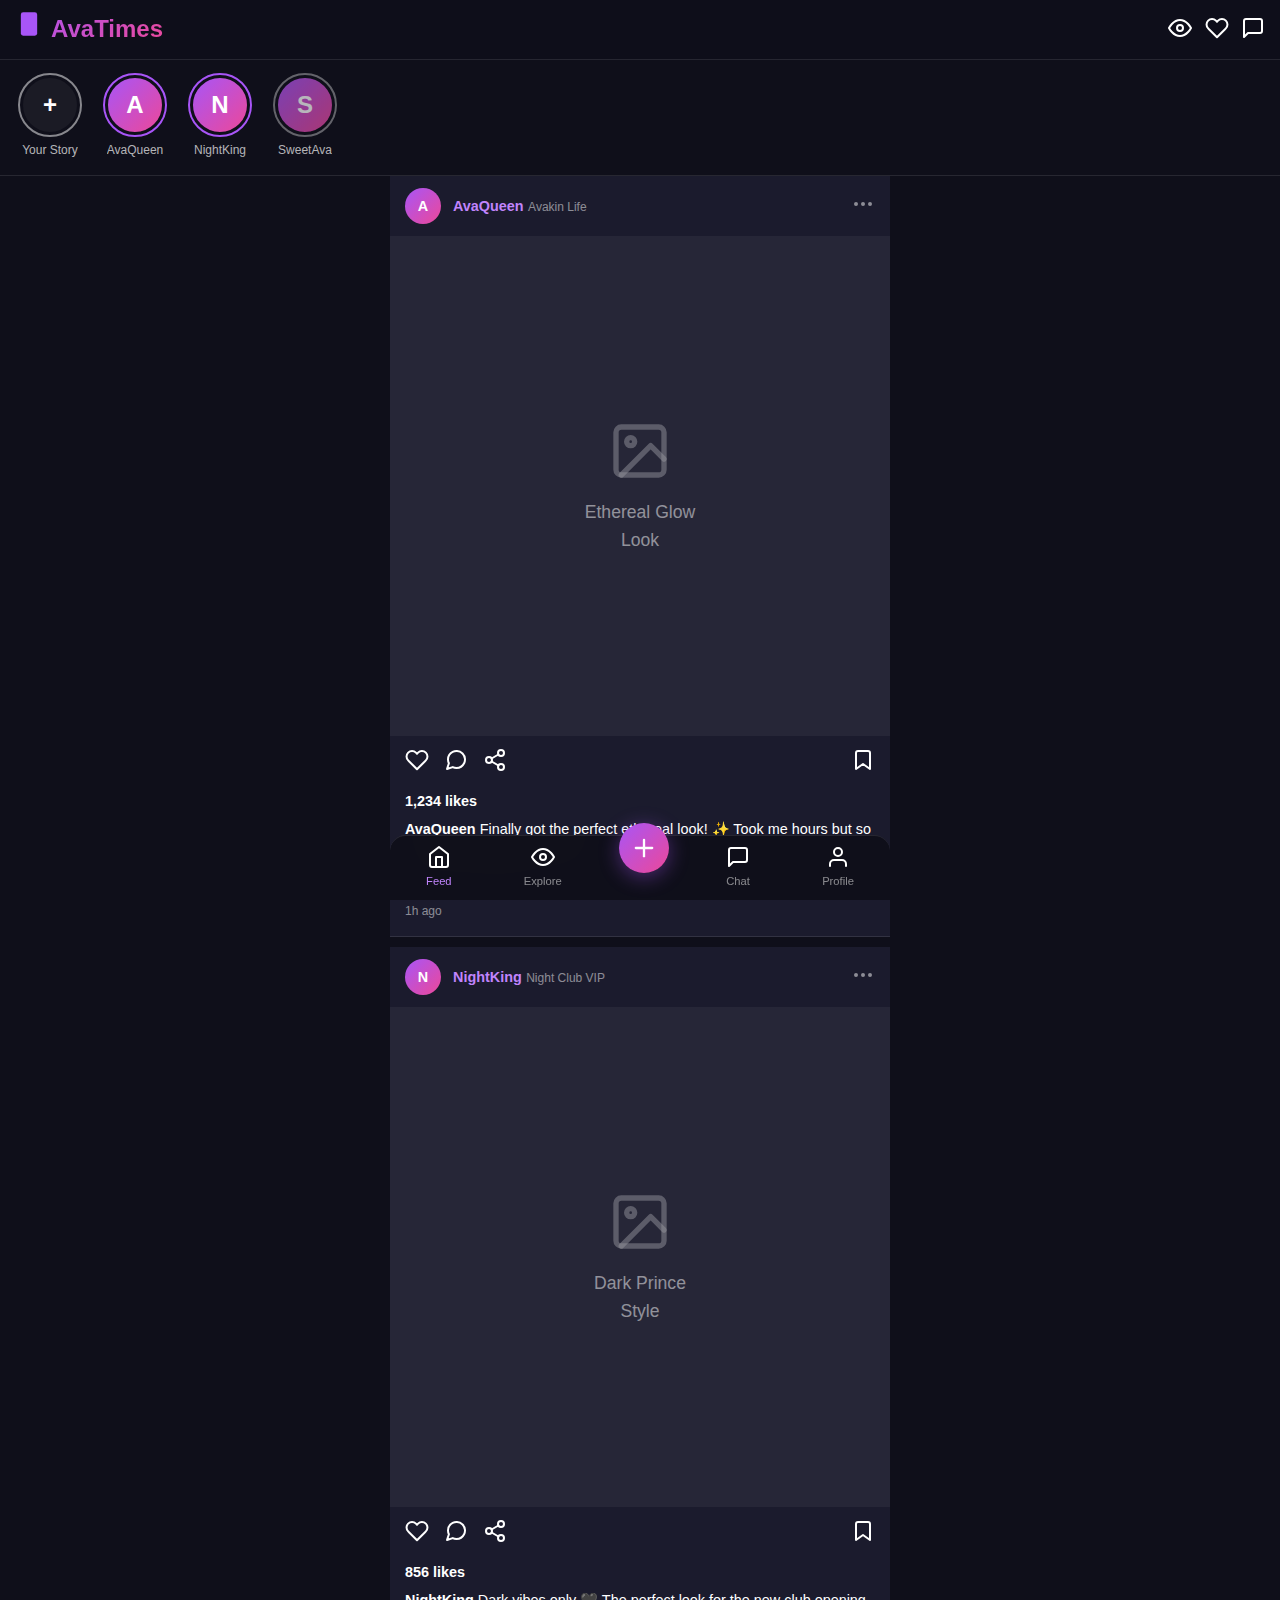
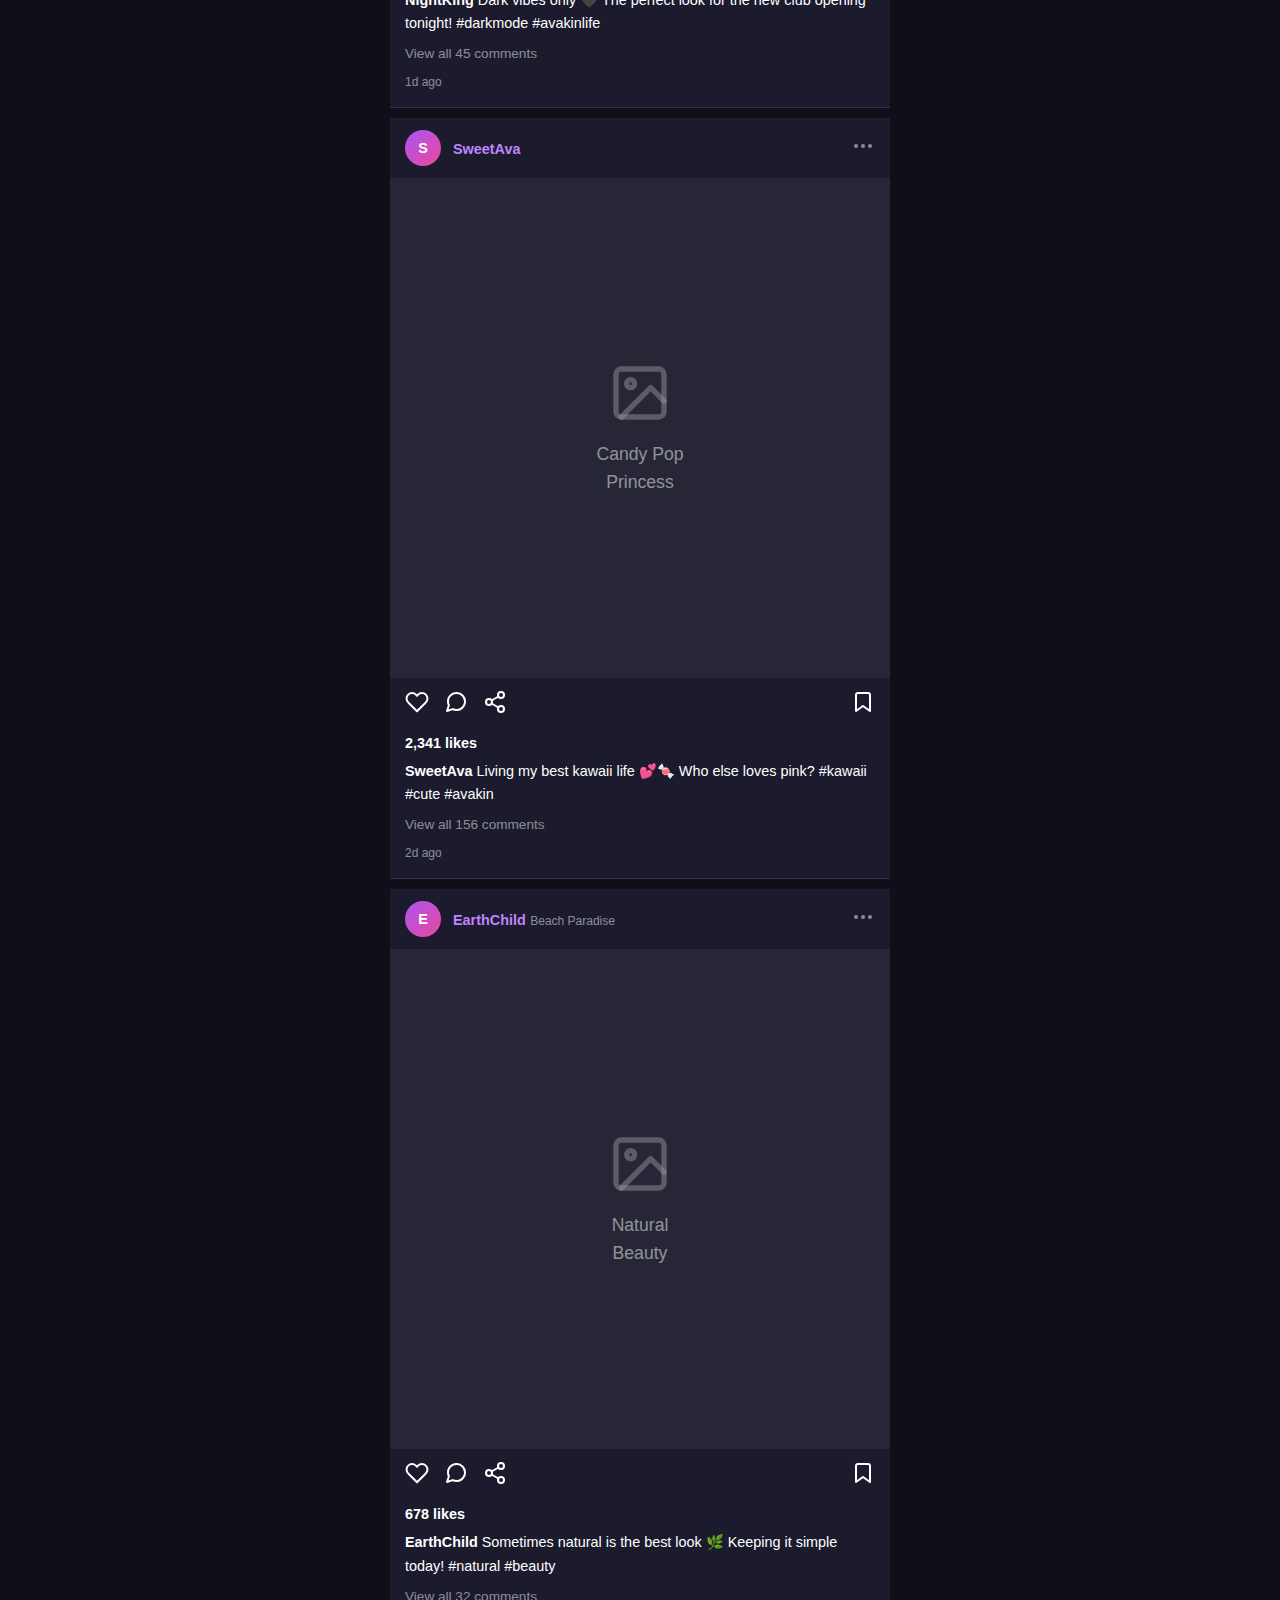
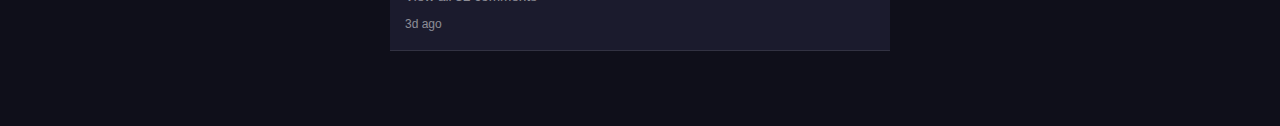
<file: index.html>
<!DOCTYPE html>
<html lang="en">

<head>
  <meta charset="UTF-8">
  <meta name="viewport" content="width=device-width, initial-scale=1.0">
  <meta name="description" content="AvaTimes - The social platform for Avakin Life">
  <title>Feed - AvaTimes</title>
  <link rel="stylesheet" href="css/styles.css">
</head>

<body>
  <!-- Top Header -->
  <header class="top-header">
    <div class="logo">
      <span class="logo-icon" id="header-logo"></span>
      AvaTimes
    </div>
    <div class="header-actions">
      <a href="search.html" class="header-icon" style="text-decoration: none;">
        <span id="header-search"></span>
      </a>
      <button class="header-icon notification-btn" id="header-notif" onclick="UI.showToast('No new notifications')">
        <!-- Icon injected by JS -->
      </button>
      <a href="messages.html" class="header-icon" style="text-decoration: none;">
        <span id="header-chat"></span>
      </a>
    </div>
  </header>

  <!-- Stories Bar - Dynamically populated by JS -->
  <div class="stories-bar">
    <!-- Stories will be injected by JS -->
  </div>

  <!-- Main Feed -->
  <main id="feed-container" class="feed-container">
    <!-- Posts injected by JS -->
  </main>

  <!-- Mobile Navigation (Bottom) -->
  <nav class="mobile-nav">
    <a href="index.html" class="nav-item active">
      <span class="nav-icon" id="nav-home"></span>
      <span class="nav-label">Feed</span>
    </a>
    <a href="explore.html" class="nav-item">
      <span class="nav-icon" id="nav-explore"></span>
      <span class="nav-label">Explore</span>
    </a>
    <a href="create.html" class="nav-item nav-create">
      <span class="nav-icon" id="nav-create"></span>
    </a>
    <a href="messages.html" class="nav-item">
      <span class="nav-icon" id="nav-chat"></span>
      <span class="nav-label">Chat</span>
    </a>
    <a href="profile.html" class="nav-item">
      <span class="nav-icon" id="nav-profile"></span>
      <span class="nav-label">Profile</span>
    </a>
  </nav>

  <!-- Auth Prompt (Hidden by default) -->
  <div id="auth-buttons" style="display: none;">
    <a href="login.html" class="btn btn-primary">Login</a>
  </div>

  <!-- Comments Modal -->
  <div id="comments-modal" class="modal-overlay">
    <div class="modal comments-modal">
      <div class="modal-header">
        <h3>Comments</h3>
        <button class="modal-close" onclick="Feed.closeComments()">×</button>
      </div>
      <div class="modal-body">
        <div id="comments-list" class="comments-list">
          <!-- Comments will be injected here -->
        </div>
        <div class="comment-input-area">
          <input type="text" id="comment-input" class="form-input" placeholder="Add a comment...">
          <button class="btn btn-primary" onclick="Feed.addComment()">Post</button>
        </div>
      </div>
    </div>
  </div>

  <!-- Story Viewer Modal -->
  <div id="story-modal" class="modal-overlay story-modal-overlay">
    <div class="story-viewer">
      <div class="story-header">
        <div class="story-user-info">
          <div class="story-avatar" id="story-avatar"></div>
          <span class="story-username" id="story-username"></span>
          <span class="story-time" id="story-time"></span>
        </div>
        <button class="story-close" onclick="Feed.closeStoryViewer()">×</button>
      </div>
      <div class="story-content" id="story-content">
        <!-- Story content here -->
      </div>
      <div class="story-progress">
        <div class="story-progress-bar" id="story-progress-bar"></div>
      </div>
    </div>
  </div>

  <!-- Post Detail Modal -->
  <div id="post-modal" class="modal-overlay">
    <div class="modal post-detail-modal">
      <div class="modal-header">
        <h3 id="modal-post-title">Post Details</h3>
        <button class="modal-close" onclick="Feed.closePostModal()">×</button>
      </div>
      <div class="modal-body" id="modal-post-content">
        <!-- Post details here -->
      </div>
    </div>
  </div>

  <!-- Post Detail Modal (Instagram-style) -->
  <div id="post-detail-modal" class="modal-overlay post-detail-overlay">
    <div class="post-detail-container">
      <button class="post-detail-close" onclick="Profile.closePostDetail()">×</button>
      <button class="post-nav-btn post-nav-prev" onclick="Profile.navigatePost(-1)">‹</button>
      <button class="post-nav-btn post-nav-next" onclick="Profile.navigatePost(1)">›</button>
      <div class="post-detail-content" id="post-detail-content">
        <!-- Post content will be injected here -->
      </div>
    </div>
  </div>

  <!-- Scripts -->
  <script src="js/icons.js"></script>
  <script src="js/ui.js"></script> <!-- Added UI Utils -->
  <script src="js/data.js"></script>
  <script src="js/auth.js"></script>
  <script src="js/profile.js"></script>
  <script src="js/feed.js"></script>
  <script>
    // Inject Icons
    document.addEventListener('DOMContentLoaded', () => {
      // Header Icons (Fixed)
      document.getElementById('header-logo').innerHTML = Icons.logo; // If Icons.logo exists, otherwise use Icons.aperture or similar
      document.getElementById('header-search').innerHTML = Icons.eye;
      document.getElementById('header-notif').innerHTML = Icons.heart;
      document.getElementById('header-chat').innerHTML = Icons.chat;

      // Nav Icons
      document.getElementById('nav-home').innerHTML = Icons.home;
      document.getElementById('nav-explore').innerHTML = Icons.eye;
      document.getElementById('nav-create').innerHTML = Icons.create;
      document.getElementById('nav-chat').innerHTML = Icons.chat;
      document.getElementById('nav-profile').innerHTML = Icons.profile;
    });
  </script>
</body>

</html>
</file>
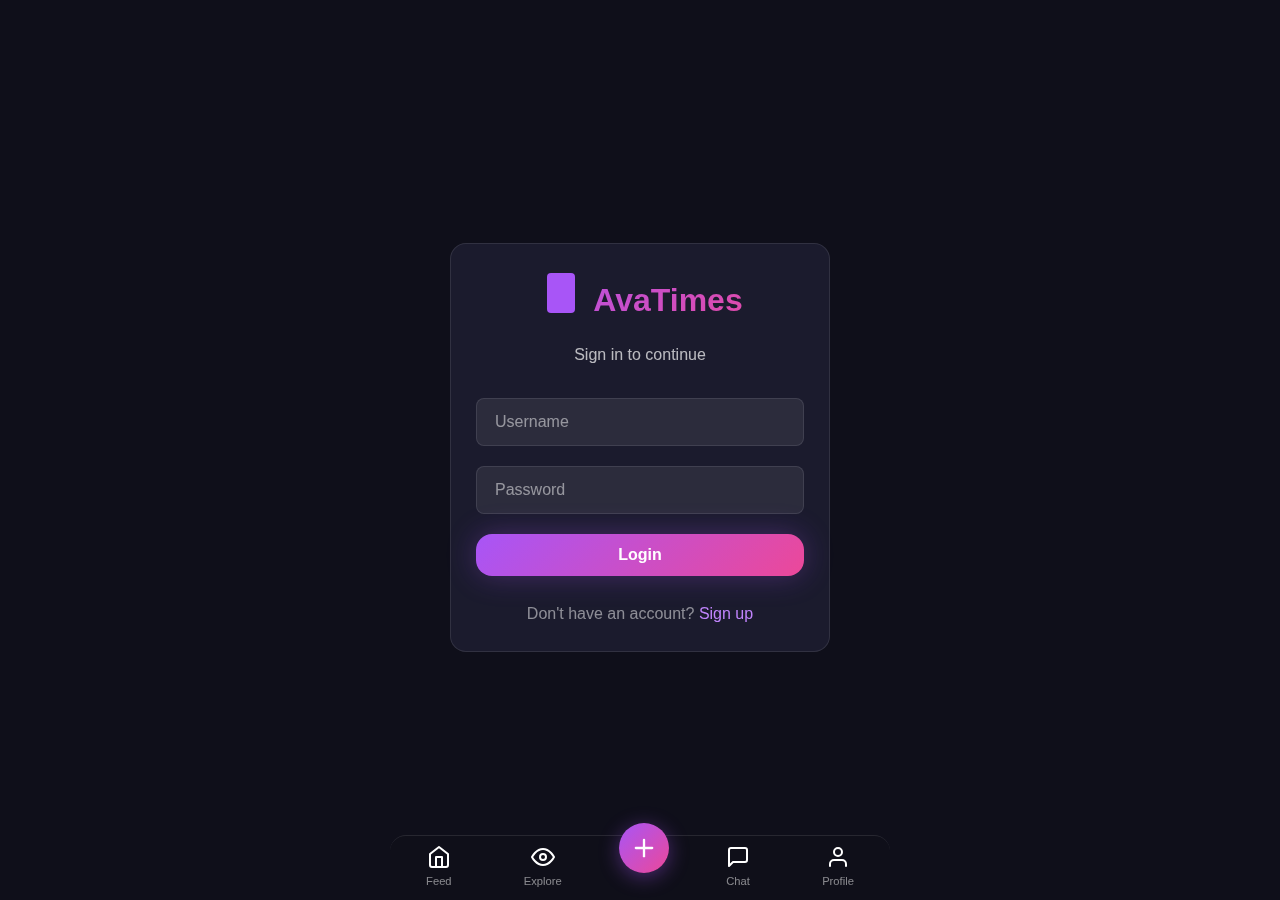
<file: create-look.html>
<!DOCTYPE html>
<html lang="en">

<head>
    <meta charset="UTF-8">
    <meta name="viewport" content="width=device-width, initial-scale=1.0">
    <meta name="description" content="Share your Avakin Life character look on AvaTimes.">
    <title>Share Look - AvaTimes</title>
    <link rel="stylesheet" href="css/styles.css">
</head>

<body>
    <!-- Mobile Navigation (Bottom) -->
    <nav class="mobile-nav">
        <a href="index.html" class="nav-item">
            <span class="nav-icon" id="nav-home"></span>
            <span class="nav-label">Feed</span>
        </a>
        <a href="explore.html" class="nav-item">
            <span class="nav-icon" id="nav-explore"></span>
            <span class="nav-label">Explore</span>
        </a>
        <a href="create.html" class="nav-item nav-create">
            <span class="nav-icon" id="nav-create"></span>
        </a>
        <a href="messages.html" class="nav-item">
            <span class="nav-icon" id="nav-chat"></span>
            <span class="nav-label">Chat</span>
        </a>
        <a href="profile.html" class="nav-item">
            <span class="nav-icon" id="nav-profile"></span>
            <span class="nav-label">Profile</span>
        </a>
    </nav>

    <!-- Top Header -->
    <header class="top-header">
        <a href="create.html" class="back-link">
            <span class="header-icon" id="header-back"></span>
        </a>
        <h2 class="page-title">Share Look</h2>
        <div style="width: 24px;"></div>
    </header>

    <!-- Create Form -->
    <main class="create-look-container">
        <div class="card create-card">
            <div id="create-alert" class="alert" style="display: none;"></div>

            <form id="create-form">
                <div class="form-group">
                    <label class="form-label" for="post-title">Look Title *</label>
                    <input type="text" id="post-title" class="form-input"
                        placeholder="Give your look a creative name..." required>
                </div>

                <h3 style="margin: 20px 0 15px; color: var(--text-secondary); font-size: 1rem;">
                    Click to add feature details
                </h3>

                <!-- Eyes Section -->
                <div class="feature-accordion">
                    <button type="button" class="accordion-header" onclick="toggleAccordion(this)">
                        <span class="accordion-icon" id="icon-eyes"></span>
                        <span class="accordion-title">Eyes</span>
                        <span class="accordion-arrow">▶</span>
                    </button>
                    <div class="accordion-content">
                        <div class="form-group">
                            <label class="form-label" for="feature-eyes">Eye Type</label>
                            <input type="text" id="feature-eyes" class="form-input"
                                placeholder="e.g. Crystal Blue Eyes v2">
                        </div>
                        <div class="sliders-grid">
                            <div class="slider-group">
                                <label class="slider-label">Width <span id="eyes-width-val">50</span></label>
                                <input type="range" id="eyes-width" class="slider-input" min="0" max="100" value="50">
                            </div>
                            <div class="slider-group">
                                <label class="slider-label">Height <span id="eyes-height-val">50</span></label>
                                <input type="range" id="eyes-height" class="slider-input" min="0" max="100" value="50">
                            </div>
                            <div class="slider-group">
                                <label class="slider-label">Scale <span id="eyes-scale-val">50</span></label>
                                <input type="range" id="eyes-scale" class="slider-input" min="0" max="100" value="50">
                            </div>
                            <div class="slider-group">
                                <label class="slider-label">Rotate <span id="eyes-rotate-val">50</span></label>
                                <input type="range" id="eyes-rotate" class="slider-input" min="0" max="100" value="50">
                            </div>
                        </div>
                    </div>
                </div>

                <!-- Head Section -->
                <div class="feature-accordion">
                    <button type="button" class="accordion-header" onclick="toggleAccordion(this)">
                        <span class="accordion-icon" id="icon-head"></span>
                        <span class="accordion-title">Head</span>
                        <span class="accordion-arrow">▶</span>
                    </button>
                    <div class="accordion-content">
                        <div class="form-group">
                            <label class="form-label" for="feature-head">Head Shape</label>
                            <input type="text" id="feature-head" class="form-input" placeholder="e.g. Soft Oval Shape">
                        </div>
                        <div class="sliders-grid">
                            <div class="slider-group">
                                <label class="slider-label">Scale <span id="head-scale-val">50</span></label>
                                <input type="range" id="head-scale" class="slider-input" min="0" max="100" value="50">
                            </div>
                        </div>
                    </div>
                </div>

                <!-- Skin Color Section -->
                <div class="feature-accordion">
                    <button type="button" class="accordion-header" onclick="toggleAccordion(this)">
                        <span class="accordion-icon" id="icon-skin"></span>
                        <span class="accordion-title">Skin Color</span>
                        <span class="accordion-arrow">▶</span>
                    </button>
                    <div class="accordion-content">
                        <div class="form-group">
                            <label class="form-label" for="feature-skin">Skin Type</label>
                            <input type="text" id="feature-skin" class="form-input" placeholder="e.g. Warm Caramel">
                        </div>
                    </div>
                </div>

                <!-- Eyebrows Section -->
                <div class="feature-accordion">
                    <button type="button" class="accordion-header" onclick="toggleAccordion(this)">
                        <span class="accordion-icon" id="icon-brows"></span>
                        <span class="accordion-title">Eyebrows</span>
                        <span class="accordion-arrow">▶</span>
                    </button>
                    <div class="accordion-content">
                        <div class="form-group">
                            <label class="form-label" for="feature-eyebrows">Eyebrow Type</label>
                            <input type="text" id="feature-eyebrows" class="form-input"
                                placeholder="e.g. Natural Arch Brown">
                        </div>
                        <div class="sliders-grid">
                            <div class="slider-group">
                                <label class="slider-label">Width <span id="eyebrows-width-val">50</span></label>
                                <input type="range" id="eyebrows-width" class="slider-input" min="0" max="100"
                                    value="50">
                            </div>
                            <div class="slider-group">
                                <label class="slider-label">Height <span id="eyebrows-height-val">50</span></label>
                                <input type="range" id="eyebrows-height" class="slider-input" min="0" max="100"
                                    value="50">
                            </div>
                            <div class="slider-group">
                                <label class="slider-label">Scale <span id="eyebrows-scale-val">50</span></label>
                                <input type="range" id="eyebrows-scale" class="slider-input" min="0" max="100"
                                    value="50">
                            </div>
                            <div class="slider-group">
                                <label class="slider-label">Rotate <span id="eyebrows-rotate-val">50</span></label>
                                <input type="range" id="eyebrows-rotate" class="slider-input" min="0" max="100"
                                    value="50">
                            </div>
                            <div class="slider-group">
                                <label class="slider-label">Thickness <span
                                        id="eyebrows-thickness-val">50</span></label>
                                <input type="range" id="eyebrows-thickness" class="slider-input" min="0" max="100"
                                    value="50">
                            </div>
                        </div>
                    </div>
                </div>

                <!-- Mouth Section -->
                <div class="feature-accordion">
                    <button type="button" class="accordion-header" onclick="toggleAccordion(this)">
                        <span class="accordion-icon" id="icon-mouth"></span>
                        <span class="accordion-title">Mouth</span>
                        <span class="accordion-arrow">▶</span>
                    </button>
                    <div class="accordion-content">
                        <div class="form-group">
                            <label class="form-label" for="feature-mouth">Mouth Type</label>
                            <input type="text" id="feature-mouth" class="form-input"
                                placeholder="e.g. Glossy Rose Lips">
                        </div>
                        <div class="sliders-grid">
                            <div class="slider-group">
                                <label class="slider-label">Height <span id="mouth-height-val">50</span></label>
                                <input type="range" id="mouth-height" class="slider-input" min="0" max="100" value="50">
                            </div>
                            <div class="slider-group">
                                <label class="slider-label">Scale <span id="mouth-scale-val">50</span></label>
                                <input type="range" id="mouth-scale" class="slider-input" min="0" max="100" value="50">
                            </div>
                        </div>
                    </div>
                </div>

                <!-- Ears Section -->
                <div class="feature-accordion">
                    <button type="button" class="accordion-header" onclick="toggleAccordion(this)">
                        <span class="accordion-icon" id="icon-ears"></span>
                        <span class="accordion-title">Ears</span>
                        <span class="accordion-arrow">▶</span>
                    </button>
                    <div class="accordion-content">
                        <div class="form-group">
                            <label class="form-label" for="feature-ears">Ear Type</label>
                            <input type="text" id="feature-ears" class="form-input" placeholder="e.g. Normal Ears">
                        </div>
                    </div>
                </div>

                <!-- Beard Section -->
                <div class="feature-accordion">
                    <button type="button" class="accordion-header" onclick="toggleAccordion(this)">
                        <span class="accordion-icon" id="icon-beard"></span>
                        <span class="accordion-title">Beard</span>
                        <span class="accordion-arrow">▶</span>
                    </button>
                    <div class="accordion-content">
                        <div class="form-group">
                            <label class="form-label" for="feature-beard">Beard Type</label>
                            <input type="text" id="feature-beard" class="form-input"
                                placeholder="e.g. Designer Stubble">
                        </div>
                        <div class="form-group">
                            <label class="form-label" for="beard-color">Beard Color</label>
                            <input type="text" id="beard-color" class="form-input" placeholder="e.g. Dark Brown">
                        </div>
                    </div>
                </div>

                <!-- Hair Section -->
                <div class="feature-accordion">
                    <button type="button" class="accordion-header" onclick="toggleAccordion(this)">
                        <span class="accordion-icon" id="icon-hair"></span>
                        <span class="accordion-title">Hair</span>
                        <span class="accordion-arrow">▶</span>
                    </button>
                    <div class="accordion-content">
                        <div class="form-group">
                            <label class="form-label" for="feature-hair">Hair Type</label>
                            <input type="text" id="feature-hair" class="form-input"
                                placeholder="e.g. Flowing Silver Waves">
                        </div>
                    </div>
                </div>

                <!-- Contour Section -->
                <div class="feature-accordion">
                    <button type="button" class="accordion-header" onclick="toggleAccordion(this)">
                        <span class="accordion-icon" id="icon-contour"></span>
                        <span class="accordion-title">Contour</span>
                        <span class="accordion-arrow">▶</span>
                    </button>
                    <div class="accordion-content">
                        <div class="form-group">
                            <label class="form-label" for="feature-contour">Contour Type</label>
                            <input type="text" id="feature-contour" class="form-input" placeholder="e.g. Soft Contour">
                        </div>
                        <div class="sliders-grid">
                            <div class="slider-group">
                                <label class="slider-label">Height <span id="contour-height-val">50</span></label>
                                <input type="range" id="contour-height" class="slider-input" min="0" max="100"
                                    value="50">
                            </div>
                            <div class="slider-group">
                                <label class="slider-label">Scale <span id="contour-scale-val">50</span></label>
                                <input type="range" id="contour-scale" class="slider-input" min="0" max="100"
                                    value="50">
                            </div>
                        </div>
                    </div>
                </div>

                <button type="submit" class="btn btn-primary" style="width: 100%; margin-top: 20px;">
                    🚀 Share Look
                </button>
            </form>
        </div>
    </main>

    <script src="js/icons.js"></script>
    <script src="js/data.js"></script>
    <script src="js/auth.js"></script>
    <script src="js/create.js"></script>
    <script>
        // Inject Icons
        document.addEventListener('DOMContentLoaded', () => {
            // Nav
            document.getElementById('nav-home').innerHTML = Icons.home;
            document.getElementById('nav-explore').innerHTML = Icons.eye;
            document.getElementById('nav-create').innerHTML = Icons.create;
            document.getElementById('nav-chat').innerHTML = Icons.chat;
            document.getElementById('nav-profile').innerHTML = Icons.profile;
            document.getElementById('header-back').innerHTML = Icons.back;

            // Accordions
            document.getElementById('icon-eyes').innerHTML = Icons.eye;
            document.getElementById('icon-head').innerHTML = Icons.head;
            document.getElementById('icon-skin').innerHTML = Icons.palette;
            document.getElementById('icon-brows').innerHTML = Icons.eye; // reusing eye or custom
            document.getElementById('icon-mouth').innerHTML = Icons.smile;
            document.getElementById('icon-ears').innerHTML = Icons.mic;
            document.getElementById('icon-beard').innerHTML = Icons.star;
            document.getElementById('icon-hair').innerHTML = Icons.scissors;
            document.getElementById('icon-contour').innerHTML = Icons.feather;
        });
    </script>
</body>

</html>
</file>
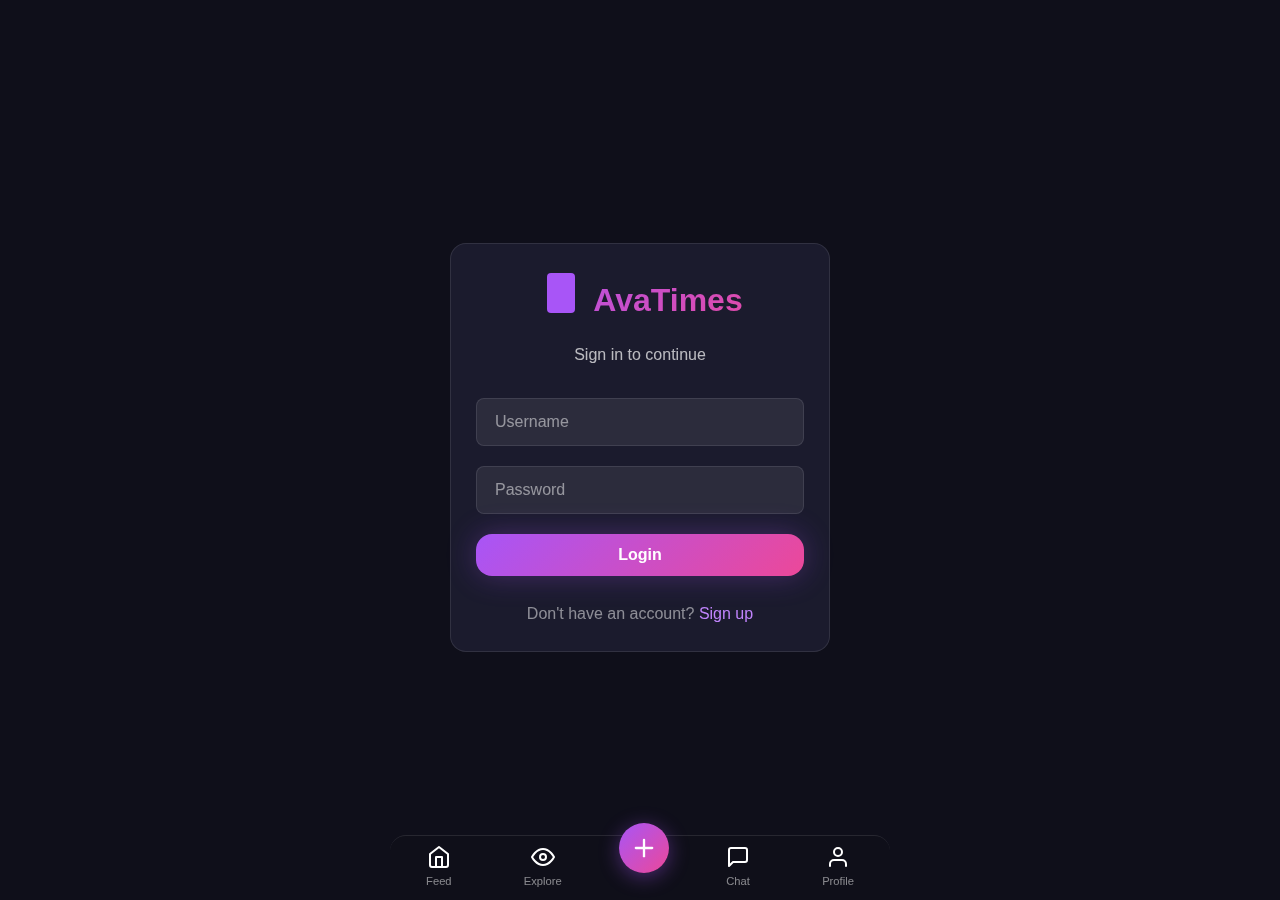
<file: create-post.html>
<!DOCTYPE html>
<html lang="en">

<head>
    <meta charset="UTF-8">
    <meta name="viewport" content="width=device-width, initial-scale=1.0">
    <meta name="description" content="Create a post on AvaTimes.">
    <title>Create Post - AvaTimes</title>
    <link rel="stylesheet" href="css/styles.css">
</head>

<body>
    <!-- Mobile Navigation (Bottom) -->
    <nav class="mobile-nav">
        <a href="index.html" class="nav-item">
            <span class="nav-icon" id="nav-home"></span>
            <span class="nav-label">Feed</span>
        </a>
        <a href="explore.html" class="nav-item">
            <span class="nav-icon" id="nav-explore"></span>
            <span class="nav-label">Explore</span>
        </a>
        <a href="create.html" class="nav-item nav-create">
            <span class="nav-icon" id="nav-create"></span>
        </a>
        <a href="messages.html" class="nav-item">
            <span class="nav-icon" id="nav-chat"></span>
            <span class="nav-label">Chat</span>
        </a>
        <a href="profile.html" class="nav-item">
            <span class="nav-icon" id="nav-profile"></span>
            <span class="nav-label">Profile</span>
        </a>
    </nav>

    <!-- Top Header -->
    <header class="top-header">
        <a href="create.html" class="back-link">
            <span class="header-icon" id="header-back"></span>
        </a>
        <h2 class="page-title">Create Post</h2>
        <div style="width: 24px;"></div>
    </header>

    <!-- Create Post Container -->
    <main class="create-post-container">
        <div class="card create-card">
            <div id="post-alert" class="alert" style="display: none;"></div>

            <!-- Image Upload Area -->
            <div class="image-upload-area" id="image-upload-area"
                onclick="document.getElementById('image-input').click()">
                <div class="image-preview" id="image-preview" style="display: none;">
                    <img id="preview-img" src="" alt="Preview">
                    <button class="remove-image" onclick="PostCreate.removeImage(event)">×</button>
                </div>
                <div class="upload-prompt" id="image-prompt">
                    <span class="upload-icon" id="upload-icon"></span>
                    <h3>Add Photo</h3>
                    <p>Tap to select an image</p>
                </div>
                <input type="file" id="image-input" accept="image/*" style="display: none;"
                    onchange="PostCreate.handleImageSelect(event)">
            </div>

            <!-- Post Form -->
            <form id="post-form" onsubmit="PostCreate.handleSubmit(event)">
                <div class="form-group">
                    <label class="form-label">Caption</label>
                    <textarea id="post-caption" class="form-input" rows="4"
                        placeholder="Write a caption... #avakin #look"></textarea>
                </div>

                <div class="form-group">
                    <label class="form-label">Location (Optional)</label>
                    <input type="text" id="post-location" class="form-input" placeholder="📍 Add location...">
                </div>

                <button type="submit" class="btn btn-primary" style="width: 100%;">
                    📤 Share Post
                </button>
            </form>
        </div>
    </main>

    <!-- Scripts -->
    <script src="js/icons.js"></script>
    <script src="js/data.js"></script>
    <script src="js/auth.js"></script>
    <script src="js/create-post.js"></script>
    <script>
        // Inject Icons
        document.addEventListener('DOMContentLoaded', () => {
            document.getElementById('nav-home').innerHTML = Icons.home;
            document.getElementById('nav-explore').innerHTML = Icons.eye;
            document.getElementById('nav-create').innerHTML = Icons.create;
            document.getElementById('nav-chat').innerHTML = Icons.chat;
            document.getElementById('nav-profile').innerHTML = Icons.profile;

            document.getElementById('header-back').innerHTML = Icons.back;
            document.getElementById('upload-icon').innerHTML = Icons.camera;
        });
    </script>
</body>

</html>
</file>
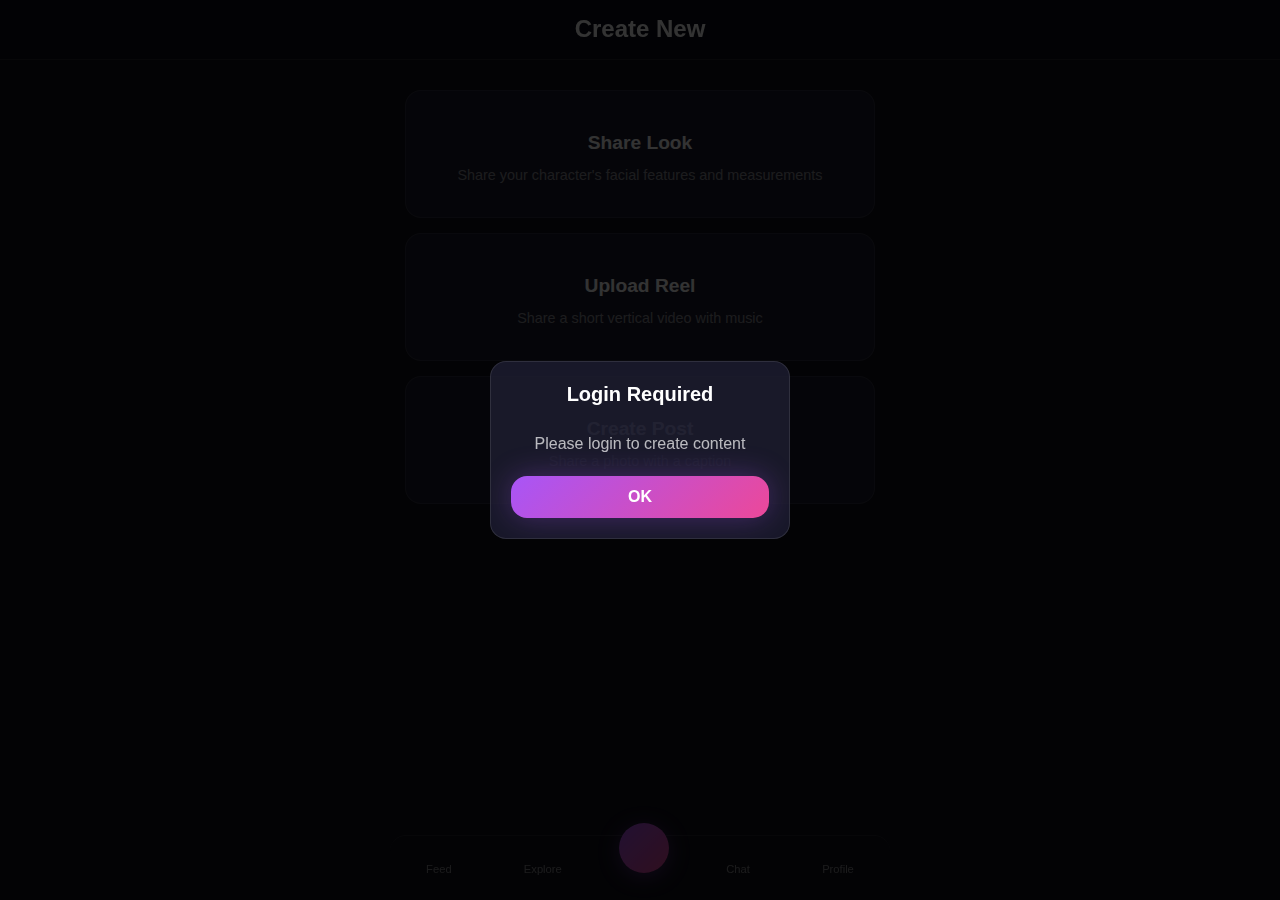
<file: create.html>
<!DOCTYPE html>
<html lang="en">

<head>
    <meta charset="UTF-8">
    <meta name="viewport" content="width=device-width, initial-scale=1.0">
    <meta name="description" content="Create content on AvaTimes">
    <title>Create - AvaTimes</title>
    <link rel="stylesheet" href="css/styles.css">
</head>

<body>
    <!-- Mobile Navigation (Bottom) -->
    <nav class="mobile-nav">
        <a href="index.html" class="nav-item">
            <span class="nav-icon" id="nav-home"></span>
            <span class="nav-label">Feed</span>
        </a>
        <a href="explore.html" class="nav-item">
            <span class="nav-icon" id="nav-explore"></span>
            <span class="nav-label">Explore</span>
        </a>
        <a href="create.html" class="nav-item nav-create active">
            <span class="nav-icon" id="nav-create"></span>
        </a>
        <a href="messages.html" class="nav-item">
            <span class="nav-icon" id="nav-chat"></span>
            <span class="nav-label">Chat</span>
        </a>
        <a href="profile.html" class="nav-item">
            <span class="nav-icon" id="nav-profile"></span>
            <span class="nav-label">Profile</span>
        </a>
    </nav>

    <!-- Top Header -->
    <header class="top-header">
        <div style="width: 24px;"></div>
        <h2 class="page-title">Create New</h2>
        <div style="width: 24px;"></div>
    </header>

    <!-- Create Options -->
    <main class="create-options-container">

        <div class="create-options">
            <a href="create-look.html" class="create-option-card">
                <span class="option-icon" id="icon-look"></span>
                <h3>Share Look</h3>
                <p>Share your character's facial features and measurements</p>
            </a>

            <a href="upload-reel.html" class="create-option-card">
                <span class="option-icon" id="icon-reel"></span>
                <h3>Upload Reel</h3>
                <p>Share a short vertical video with music</p>
            </a>

            <a href="create-post.html" class="create-option-card">
                <span class="option-icon" id="icon-post"></span>
                <h3>Create Post</h3>
                <p>Share a photo with a caption</p>
            </a>
        </div>

    </main>

    <script src="js/icons.js"></script>
    <script src="js/ui.js"></script>
    <script src="js/data.js"></script>
    <script src="js/auth.js"></script>
    <script>
        // Inject Icons and check auth
        document.addEventListener('DOMContentLoaded', () => {
            // Check if user is logged in
            if (!Auth.isLoggedIn()) {
                UI.showAlert('Login Required', 'Please login to create content', () => {
                    window.location.href = 'login.html';
                });
                return;
            }

            document.getElementById('nav-home').innerHTML = Icons.home;
            document.getElementById('nav-explore').innerHTML = Icons.eye;
            document.getElementById('nav-create').innerHTML = Icons.create;
            document.getElementById('nav-chat').innerHTML = Icons.chat;
            document.getElementById('nav-profile').innerHTML = Icons.profile;

            document.getElementById('icon-look').innerHTML = Icons.mask;
            document.getElementById('icon-reel').innerHTML = Icons.video;
            document.getElementById('icon-post').innerHTML = Icons.image;
        });
    </script>
</body>

</html>
</file>
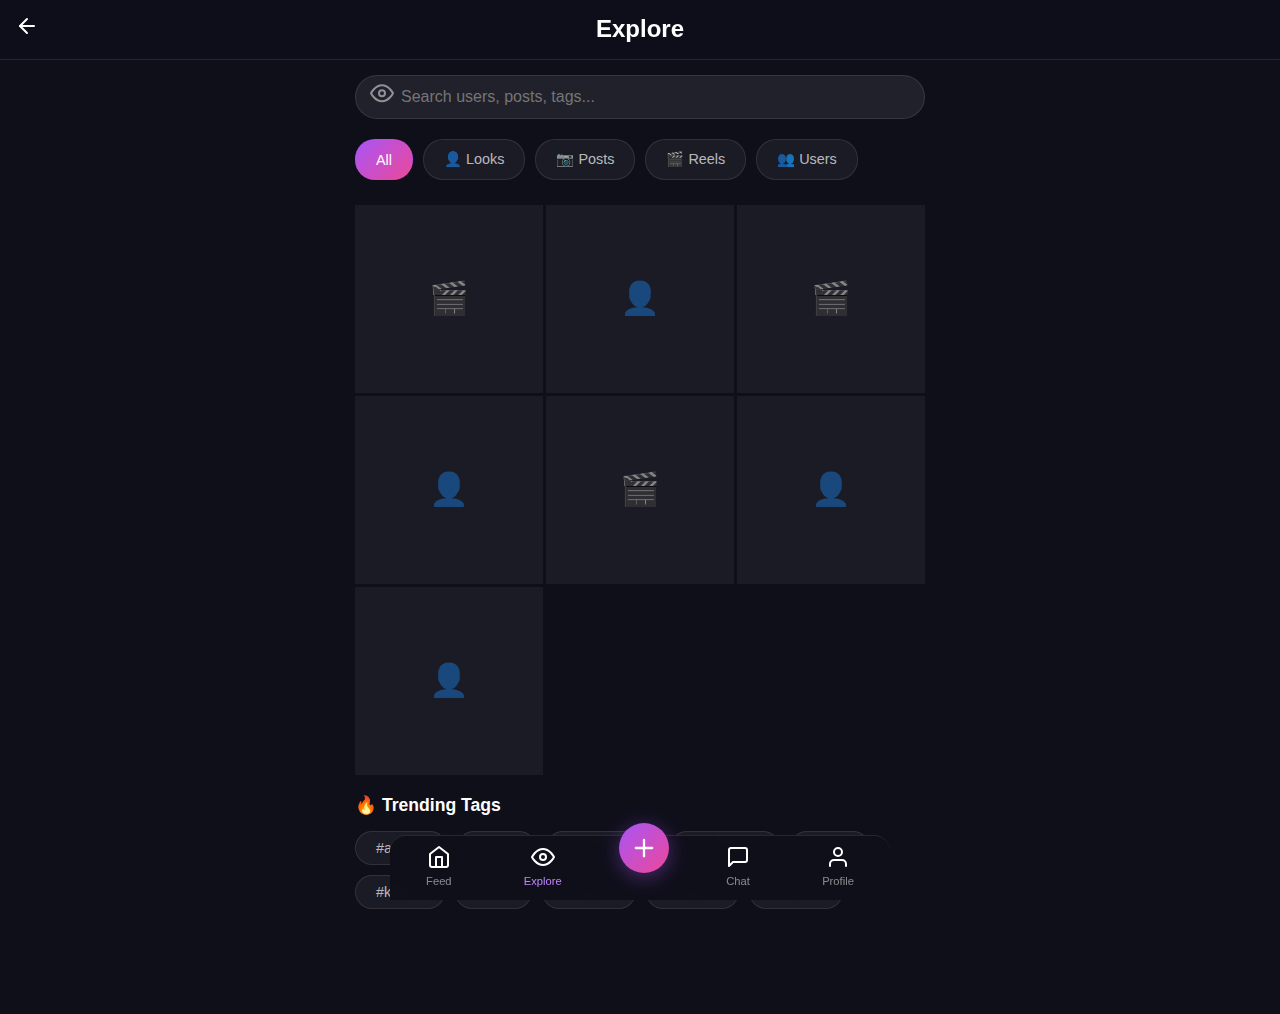
<file: explore.html>
<!DOCTYPE html>
<html lang="en">

<head>
    <meta charset="UTF-8">
    <meta name="viewport" content="width=device-width, initial-scale=1.0">
    <meta name="description" content="Explore - AvaTimes">
    <title>Explore - AvaTimes</title>
    <link rel="stylesheet" href="css/styles.css">
</head>

<body>
    <!-- Top Header -->
    <header class="top-header">
        <a href="index.html" class="back-link">
            <span class="header-icon" id="header-back"></span>
        </a>
        <h2 class="page-title">Explore</h2>
        <div style="width: 24px;"></div>
    </header>

    <!-- Explore Content -->
    <main class="explore-container">
        <!-- Search Bar -->
        <div class="explore-search">
            <div class="search-wrapper">
                <span class="search-icon" id="search-icon"></span>
                <input type="text" class="search-input" id="explore-search" 
                    placeholder="Search users, posts, tags..." oninput="Explore.search(this.value)">
            </div>
        </div>

        <!-- Category Tabs -->
        <div class="explore-tabs">
            <button class="explore-tab active" data-tab="all" onclick="Explore.filterTab('all')">All</button>
            <button class="explore-tab" data-tab="looks" onclick="Explore.filterTab('looks')">👤 Looks</button>
            <button class="explore-tab" data-tab="posts" onclick="Explore.filterTab('posts')">📷 Posts</button>
            <a href="reels.html" class="explore-tab" style="text-decoration: none;">🎬 Reels</a>
            <button class="explore-tab" data-tab="users" onclick="Explore.filterTab('users')">👥 Users</button>
        </div>

        <!-- Search Results / Explore Grid -->
        <div id="explore-content">
            <div class="explore-grid" id="explore-grid">
                <!-- Content injected by JS -->
            </div>
        </div>

        <!-- Trending Section -->
        <div id="trending-section">
            <h3 style="margin: 20px 0 15px; font-size: 1.1rem;">🔥 Trending Tags</h3>
            <div id="trending-tags" class="explore-tabs" style="flex-wrap: wrap;">
                <!-- Tags injected by JS -->
            </div>
        </div>
    </main>

    <!-- Mobile Navigation (Bottom) -->
    <nav class="mobile-nav">
        <a href="index.html" class="nav-item">
            <span class="nav-icon" id="nav-home"></span>
            <span class="nav-label">Feed</span>
        </a>
        <a href="explore.html" class="nav-item active">
            <span class="nav-icon" id="nav-explore"></span>
            <span class="nav-label">Explore</span>
        </a>
        <a href="create.html" class="nav-item nav-create">
            <span class="nav-icon" id="nav-create"></span>
        </a>
        <a href="messages.html" class="nav-item">
            <span class="nav-icon" id="nav-chat"></span>
            <span class="nav-label">Chat</span>
        </a>
        <a href="profile.html" class="nav-item">
            <span class="nav-icon" id="nav-profile"></span>
            <span class="nav-label">Profile</span>
        </a>
    </nav>

    <script src="js/icons.js"></script>
    <script src="js/data.js"></script>
    <script src="js/explore.js"></script>
    <script>
        // Inject Icons
        document.addEventListener('DOMContentLoaded', () => {
            document.getElementById('nav-home').innerHTML = Icons.home;
            document.getElementById('nav-explore').innerHTML = Icons.eye;
            document.getElementById('nav-create').innerHTML = Icons.create;
            document.getElementById('nav-chat').innerHTML = Icons.chat;
            document.getElementById('nav-profile').innerHTML = Icons.profile;
            document.getElementById('header-back').innerHTML = Icons.back;
            document.getElementById('search-icon').innerHTML = Icons.eye;
        });
    </script>
</body>

</html>
</file>
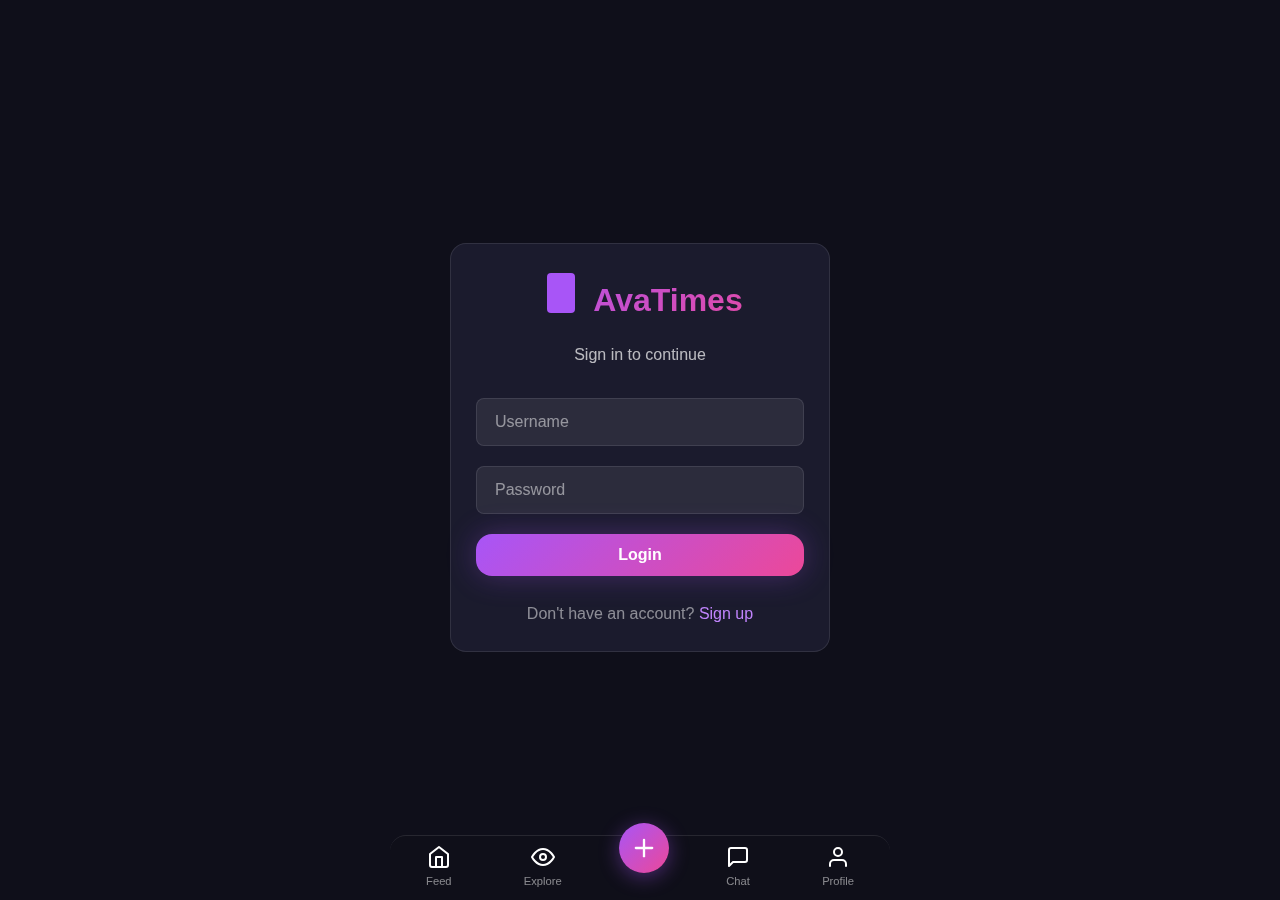
<file: login.html>
<!DOCTYPE html>
<html lang="en">

<head>
    <meta charset="UTF-8">
    <meta name="viewport" content="width=device-width, initial-scale=1.0">
    <meta name="description" content="Login to AvaTimes - The social platform for Avakin Life">
    <title>Login - AvaTimes</title>
    <link rel="stylesheet" href="css/styles.css">
</head>

<body>
    <!-- Mobile Navigation (Bottom) -->
    <nav class="mobile-nav">
        <a href="index.html" class="nav-item">
            <span class="nav-icon" id="nav-home"></span>
            <span class="nav-label">Feed</span>
        </a>
        <a href="explore.html" class="nav-item">
            <span class="nav-icon" id="nav-explore"></span>
            <span class="nav-label">Explore</span>
        </a>
        <a href="create.html" class="nav-item nav-create">
            <span class="nav-icon" id="nav-create"></span>
        </a>
        <a href="messages.html" class="nav-item">
            <span class="nav-icon" id="nav-chat"></span>
            <span class="nav-label">Chat</span>
        </a>
        <a href="profile.html" class="nav-item">
            <span class="nav-icon" id="nav-profile"></span>
            <span class="nav-label">Profile</span>
        </a>
    </nav>

    <!-- Login Form -->
    <div class="auth-container">
        <div class="card auth-card">
            <div class="logo">
                <span class="logo-icon" id="auth-logo"></span>
                <span>AvaTimes</span>
            </div>
            <p class="auth-title">Sign in to continue</p>

            <div id="login-alert" class="alert" style="display: none;"></div>

            <form id="login-form">
                <div class="form-group">
                    <input type="text" id="login-username" class="form-input" placeholder="Username" required>
                </div>
                <div class="form-group">
                    <input type="password" id="login-password" class="form-input" placeholder="Password" required>
                </div>
                <button type="submit" class="btn btn-primary" style="width: 100%;">
                    Login
                </button>
            </form>

            <p class="auth-footer">
                Don't have an account? <a href="register.html">Sign up</a>
            </p>
        </div>
    </div>

    <script src="js/icons.js"></script>
    <script src="js/data.js"></script>
    <script src="js/auth.js"></script>
    <script>
        document.addEventListener('DOMContentLoaded', () => {
            // Icons
            document.getElementById('nav-home').innerHTML = Icons.home;
            document.getElementById('nav-explore').innerHTML = Icons.eye;
            document.getElementById('nav-create').innerHTML = Icons.create;
            document.getElementById('nav-chat').innerHTML = Icons.chat;
            document.getElementById('nav-profile').innerHTML = Icons.profile;
            document.getElementById('auth-logo').innerHTML = Icons.logo;

            // Form logic
            document.getElementById('login-form').addEventListener('submit', (e) => {
                e.preventDefault();
                const username = document.getElementById('login-username').value;
                const password = document.getElementById('login-password').value;

                const result = Auth.login(username, password);
                if (result.success) {
                    window.location.href = 'index.html';
                } else {
                    const alert = document.getElementById('login-alert');
                    alert.textContent = result.error || 'Invalid username or password';
                    alert.className = 'alert alert-error';
                    alert.style.display = 'block';
                }
            });
        });
    </script>
</body>

</html>
</file>
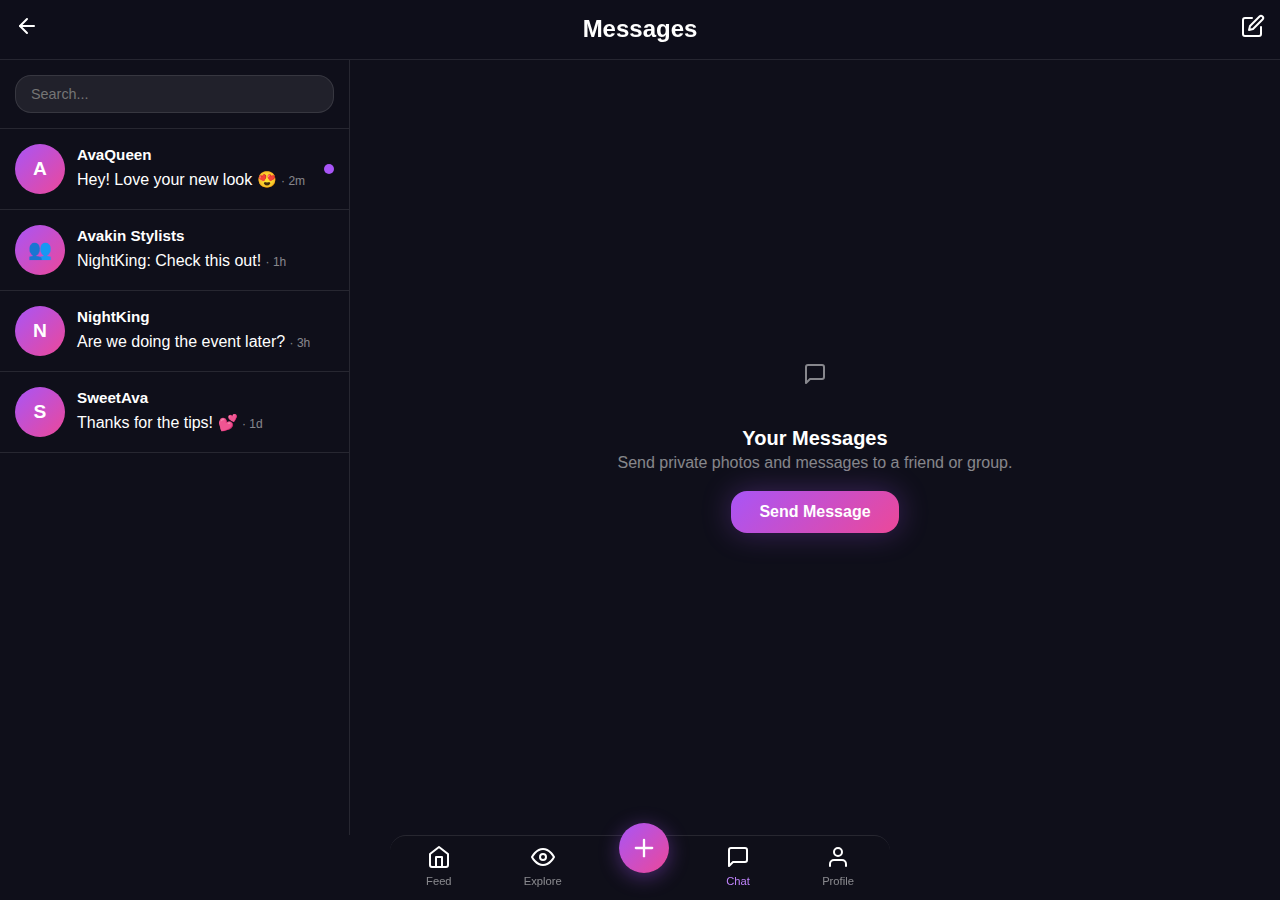
<file: messages.html>
<!DOCTYPE html>
<html lang="en">

<head>
    <meta charset="UTF-8">
    <meta name="viewport" content="width=device-width, initial-scale=1.0">
    <meta name="description" content="Chat on AvaTimes">
    <title>Messages - AvaTimes</title>
    <link rel="stylesheet" href="css/styles.css">
</head>

<body>
    <!-- Top Header -->
    <header class="top-header">
        <a href="index.html" class="back-link">
            <span class="header-icon" id="header-back"></span>
        </a>
        <h2 class="page-title">Messages</h2>
        <div class="header-actions">
            <button class="header-icon" style="background:none; border:none; color:white;"
                onclick="Messages.showCreateGroup()">
                <span id="header-create"></span>
            </button>
        </div>
    </header>

    <!-- Messages Container -->
    <main class="messages-container">
        <!-- Sidebar: Conversations -->
        <aside class="conversations-sidebar">
            <div class="conversations-header">
                <input type="text" class="search-input" placeholder="Search...">
            </div>
            <div class="conversation-list">
                <!-- Conversations injected by JS -->
            </div>
        </aside>

        <!-- Chat Area -->
        <section id="chat-area" class="chat-area">
            <div class="chat-header">
                <button class="back-btn" onclick="Messages.closeChat()">←</button>
                <div class="chat-user">
                    <!-- User info injected here -->
                </div>
                <button class="header-icon" style="background:none; border:none; color:white;">
                    <span id="chat-settings"></span>
                </button>
            </div>

            <div id="chat-messages" class="chat-messages">
                <!-- Messages injected here -->
            </div>

            <div class="chat-input">
                <button class="header-icon"
                    style="background:none; border:none; color:var(--text-muted); padding: 0 10px;">
                    <span id="chat-image"></span>
                </button>
                <input type="text" id="message-input" placeholder="Message..."
                    onkeypress="Messages.handleKeyPress(event)">
                <button class="send-btn" onclick="Messages.sendMessage()">
                    <span id="chat-send"></span>
                </button>
            </div>
        </section>

        <!-- Empty State -->
        <div id="chat-empty" class="chat-empty">
            <div style="text-align: center;">
                <span class="icon" id="empty-icon"
                    style="width: 64px; height: 64px; color: var(--text-muted); display: inline-block;"></span>
                <h3>Your Messages</h3>
                <p style="color: var(--text-muted);">Send private photos and messages to a friend or group.</p>
                <button class="btn btn-primary" onclick="Messages.showNewChat()" style="margin-top: 15px;">Send
                    Message</button>
            </div>
        </div>
    </main>

    <!-- Create Group Modal -->
    <div id="create-group-modal" class="modal-overlay">
        <div class="modal">
            <div class="modal-header">
                <h3>New Group</h3>
                <button class="modal-close" onclick="Messages.hideCreateGroup()">×</button>
            </div>
            <div class="modal-body">
                <div class="form-group">
                    <label class="form-label">Group Name</label>
                    <input type="text" id="group-name" class="form-input" placeholder="e.g. Best Squad">
                </div>
                <div class="form-group">
                    <label class="form-label">Select Members</label>
                    <div class="members-list">
                        <label class="member-checkbox">
                            <input type="checkbox" value="AvaQueen">
                            <span>AvaQueen</span>
                        </label>
                        <label class="member-checkbox">
                            <input type="checkbox" value="NightKing">
                            <span>NightKing</span>
                        </label>
                        <label class="member-checkbox">
                            <input type="checkbox" value="SweetAva">
                            <span>SweetAva</span>
                        </label>
                    </div>
                </div>
                <button class="btn btn-primary" style="width: 100%;" onclick="Messages.createGroup()">Create
                    Group</button>
            </div>
        </div>
    </div>

    <!-- Mobile Navigation (Bottom) -->
    <nav class="mobile-nav">
        <a href="index.html" class="nav-item">
            <span class="nav-icon" id="nav-home"></span>
            <span class="nav-label">Feed</span>
        </a>
        <a href="explore.html" class="nav-item">
            <span class="nav-icon" id="nav-explore"></span>
            <span class="nav-label">Explore</span>
        </a>
        <a href="create.html" class="nav-item nav-create">
            <span class="nav-icon" id="nav-create"></span>
        </a>
        <a href="messages.html" class="nav-item active">
            <span class="nav-icon" id="nav-chat"></span>
            <span class="nav-label">Chat</span>
        </a>
        <a href="profile.html" class="nav-item">
            <span class="nav-icon" id="nav-profile"></span>
            <span class="nav-label">Profile</span>
        </a>
    </nav>

    <script src="js/icons.js"></script>
    <script src="js/data.js"></script>
    <script src="js/messages.js"></script>
    <script>
        // Inject Icons
        document.addEventListener('DOMContentLoaded', () => {
            // Nav
            document.getElementById('nav-home').innerHTML = Icons.home;
            document.getElementById('nav-explore').innerHTML = Icons.eye;
            document.getElementById('nav-create').innerHTML = Icons.create;
            document.getElementById('nav-chat').innerHTML = Icons.chat;
            document.getElementById('nav-profile').innerHTML = Icons.profile;

            // Header & UI
            document.getElementById('header-back').innerHTML = Icons.back;
            document.getElementById('header-create').innerHTML = Icons.edit;
            document.getElementById('chat-settings').innerHTML = Icons.settings;
            document.getElementById('chat-image').innerHTML = Icons.image;
            document.getElementById('chat-send').innerHTML = Icons.arrowRight;
            document.getElementById('empty-icon').innerHTML = Icons.chat;
        });
    </script>
</body>

</html>
</file>
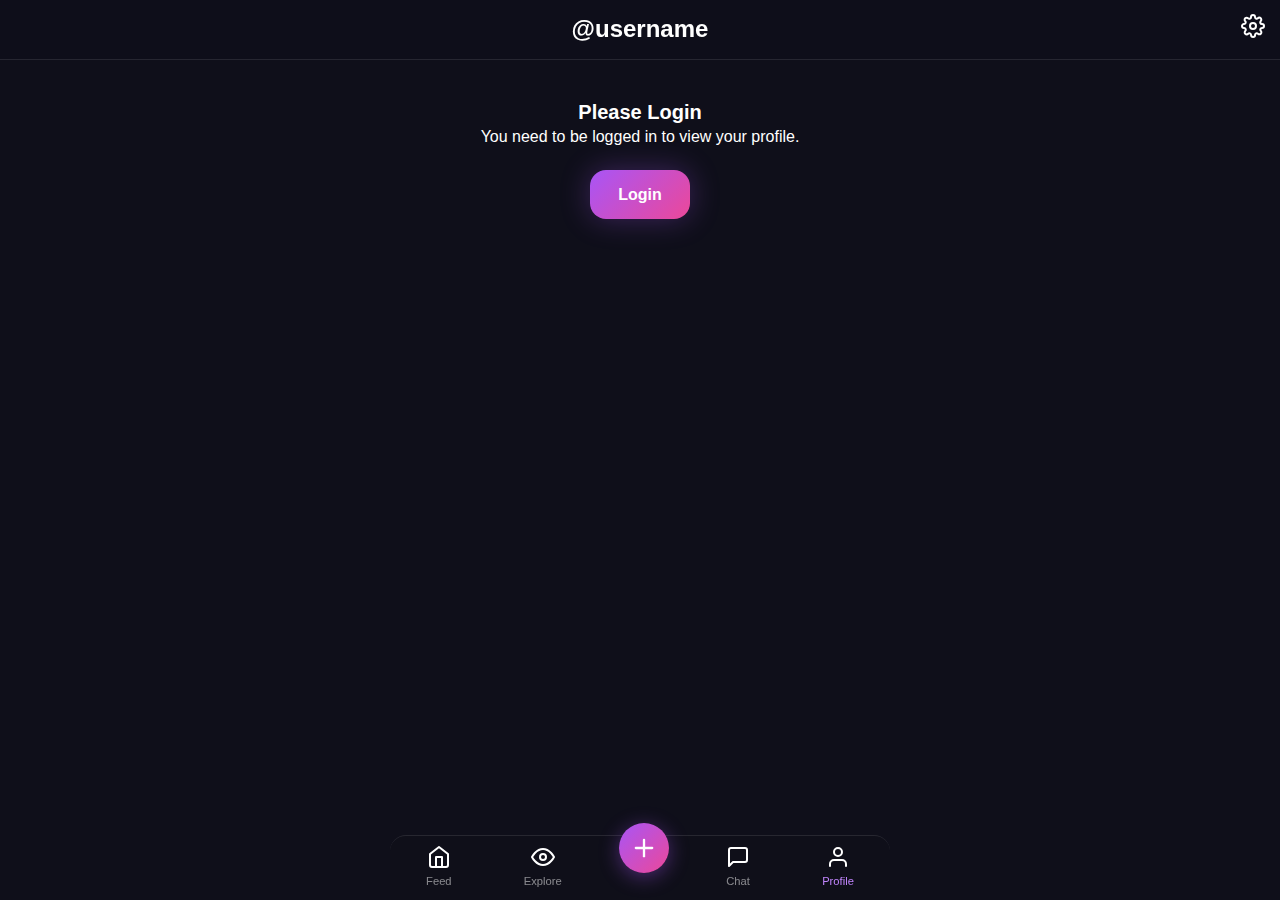
<file: profile.html>
<!DOCTYPE html>
<html lang="en">

<head>
    <meta charset="UTF-8">
    <meta name="viewport" content="width=device-width, initial-scale=1.0">
    <meta name="description" content="Your Profile - AvaTimes">
    <title>Profile - AvaTimes</title>
    <link rel="stylesheet" href="css/styles.css">
</head>

<body>
    <!-- Top Header -->
    <header class="top-header">
        <div style="width: 24px;"></div> <!-- Spacer -->
        <h2 class="page-title">@username</h2>
        <div class="header-actions">
            <a href="settings.html" class="header-icon" style="background:none; border:none; color:white; text-decoration: none;">
                <span id="header-settings"></span>
            </a>
        </div>
    </header>

    <!-- Profile Content -->
    <main class="profile-content">
        <div class="profile-info">
            <div class="profile-avatar-large" id="profile-avatar">
                <!-- Avatar injected here -->
            </div>
            <div class="profile-stats">
                <div class="stat">
                    <span class="stat-number" id="stat-posts">0</span>
                    <span class="stat-label">Posts</span>
                </div>
                <div class="stat">
                    <span class="stat-number" id="stat-followers">0</span>
                    <span class="stat-label">Followers</span>
                </div>
                <div class="stat">
                    <span class="stat-number" id="stat-following">0</span>
                    <span class="stat-label">Following</span>
                </div>
            </div>
        </div>

        <div class="profile-details">
            <h3 class="profile-display-name" id="display-name">Username</h3>
            <p class="profile-bio" id="profile-bio">Bio goes here...</p>
        </div>

        <div class="profile-buttons">
            <button class="btn btn-secondary edit-profile-btn" onclick="Profile.showEditModal()">Edit Profile</button>
            <button class="btn btn-secondary" onclick="Profile.shareProfile()" style="flex:1;">
                <span id="btn-share"></span> Share
            </button>
        </div>

        <div class="profile-tabs">
            <button class="tab-btn active" onclick="Profile.switchTab('posts')" data-tab="posts">
                <span style="font-size: 1.2rem;">▦</span>
            </button>
            <button class="tab-btn" onclick="Profile.switchTab('looks')" data-tab="looks">
                <span id="tab-looks" style="display:flex; justify-content:center;"></span>
            </button>
            <button class="tab-btn" onclick="Profile.switchTab('reels')" data-tab="reels">
                <span id="tab-reels" style="display:flex; justify-content:center;"></span>
            </button>
        </div>

        <div class="profile-grid" id="profile-grid">
            <!-- Grid items injected by JS -->
        </div>
    </main>

    <!-- Edit Profile Modal -->
    <div id="edit-profile-modal" class="modal-overlay">
        <div class="modal">
            <div class="modal-header">
                <h3>Edit Profile</h3>
                <button class="modal-close" onclick="Profile.hideEditModal()">×</button>
            </div>
            <div class="modal-body">
                <form onsubmit="event.preventDefault(); Profile.saveProfile();">
                    <div class="form-group">
                        <label class="form-label">Display Name</label>
                        <input type="text" id="edit-display-name" class="form-input">
                    </div>
                    <div class="form-group">
                        <label class="form-label">Bio</label>
                        <textarea id="edit-bio" class="form-input" rows="3"></textarea>
                    </div>
                    <div class="form-group">
                        <label class="form-label">Avatar Emoji/Icon</label>
                        <input type="text" id="edit-avatar" class="form-input" placeholder="Paste an emoji">
                    </div>
                    <button type="submit" class="btn btn-primary" style="width: 100%;">Save Changes</button>
                </form>
            </div>
        </div>
    </div>

    <!-- Post Detail Modal (Instagram-style) -->
    <div id="post-detail-modal" class="modal-overlay post-detail-overlay">
        <div class="post-detail-container">
            <button class="post-detail-close" onclick="Profile.closePostDetail()">×</button>
            <button class="post-nav-btn post-nav-prev" onclick="Profile.navigatePost(-1)">‹</button>
            <button class="post-nav-btn post-nav-next" onclick="Profile.navigatePost(1)">›</button>
            <div class="post-detail-content" id="post-detail-content">
                <!-- Post content will be injected here -->
            </div>
        </div>
    </div>

    <!-- Login Prompt (Hidden) -->
    <div id="login-prompt" style="display: none; text-align: center; padding: 40px;">
        <h3>Please Login</h3>
        <p>You need to be logged in to view your profile.</p>
        <a href="login.html" class="btn btn-primary" style="margin-top: 20px;">Login</a>
    </div>

    <!-- Mobile Navigation (Bottom) -->
    <nav class="mobile-nav">
        <a href="index.html" class="nav-item">
            <span class="nav-icon" id="nav-home"></span>
            <span class="nav-label">Feed</span>
        </a>
        <a href="explore.html" class="nav-item">
            <span class="nav-icon" id="nav-explore"></span>
            <span class="nav-label">Explore</span>
        </a>
        <a href="create.html" class="nav-item nav-create">
            <span class="nav-icon" id="nav-create"></span>
        </a>
        <a href="messages.html" class="nav-item">
            <span class="nav-icon" id="nav-chat"></span>
            <span class="nav-label">Chat</span>
        </a>
        <a href="profile.html" class="nav-item active">
            <span class="nav-icon" id="nav-profile"></span>
            <span class="nav-label">Profile</span>
        </a>
    </nav>

    <script src="js/icons.js"></script>
    <script src="js/ui.js"></script>
    <script src="js/data.js"></script>
    <script src="js/auth.js"></script>
    <script src="js/profile.js"></script>
    <script>
        // Inject Icons
        document.addEventListener('DOMContentLoaded', () => {
            document.getElementById('nav-home').innerHTML = Icons.home;
            document.getElementById('nav-explore').innerHTML = Icons.eye;
            document.getElementById('nav-create').innerHTML = Icons.create;
            document.getElementById('nav-chat').innerHTML = Icons.chat;
            document.getElementById('nav-profile').innerHTML = Icons.profile;

            document.getElementById('header-settings').innerHTML = Icons.settings;
            document.getElementById('tab-looks').innerHTML = Icons.mask;
            document.getElementById('tab-reels').innerHTML = Icons.video;
            
            // Share button icon
            const shareBtn = document.getElementById('btn-share');
            if (shareBtn) shareBtn.innerHTML = Icons.share;
        });
    </script>
</body>

</html>
</file>
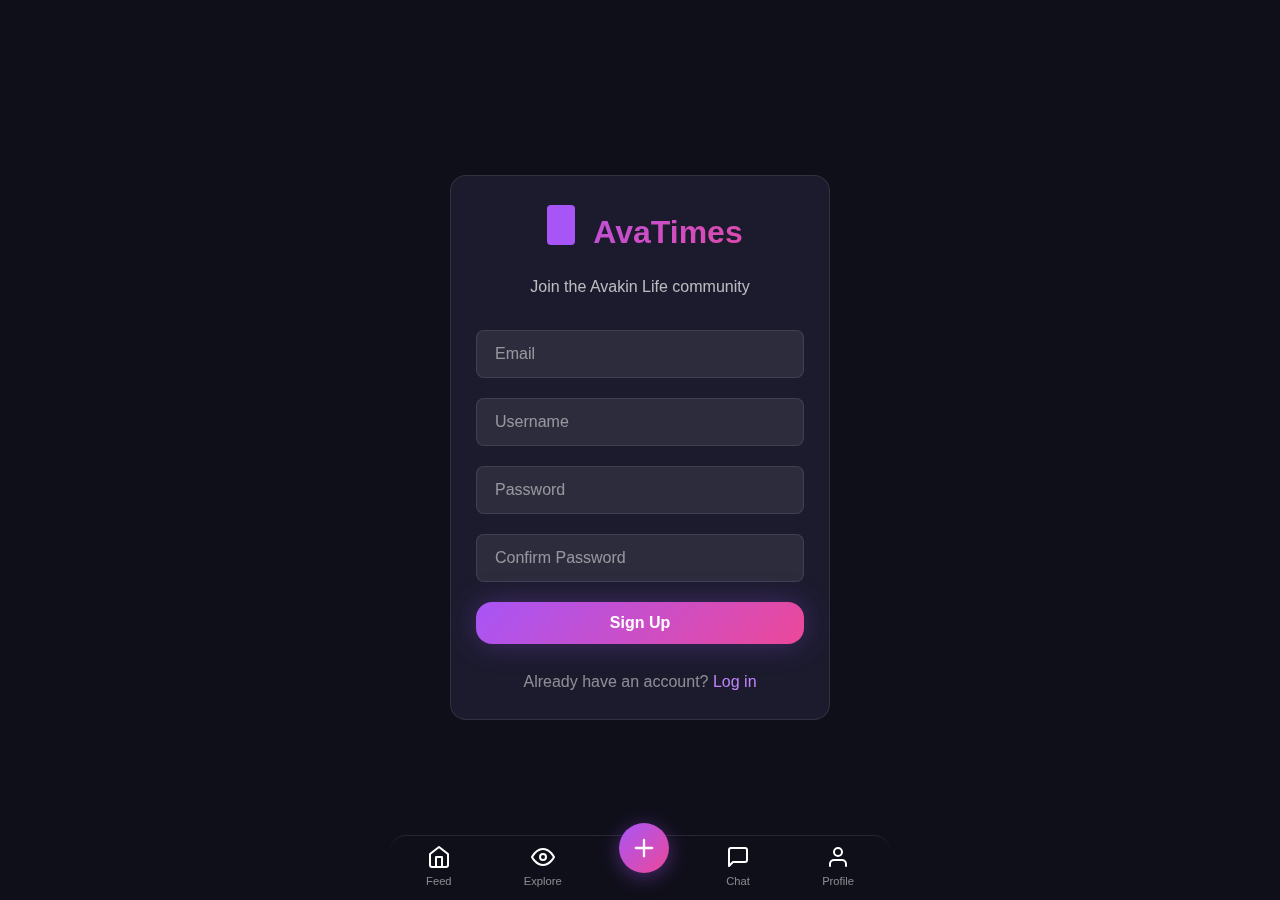
<file: register.html>
<!DOCTYPE html>
<html lang="en">

<head>
    <meta charset="UTF-8">
    <meta name="viewport" content="width=device-width, initial-scale=1.0">
    <meta name="description" content="Join AvaTimes - The social platform for Avakin Life">
    <title>Sign Up - AvaTimes</title>
    <link rel="stylesheet" href="css/styles.css">
</head>

<body>
    <!-- Mobile Navigation (Bottom) -->
    <nav class="mobile-nav">
        <a href="index.html" class="nav-item">
            <span class="nav-icon" id="nav-home"></span>
            <span class="nav-label">Feed</span>
        </a>
        <a href="explore.html" class="nav-item">
            <span class="nav-icon" id="nav-explore"></span>
            <span class="nav-label">Explore</span>
        </a>
        <a href="create.html" class="nav-item nav-create">
            <span class="nav-icon" id="nav-create"></span>
        </a>
        <a href="messages.html" class="nav-item">
            <span class="nav-icon" id="nav-chat"></span>
            <span class="nav-label">Chat</span>
        </a>
        <a href="profile.html" class="nav-item">
            <span class="nav-icon" id="nav-profile"></span>
            <span class="nav-label">Profile</span>
        </a>
    </nav>

    <!-- Register Form -->
    <div class="auth-container">
        <div class="card auth-card">
            <div class="logo">
                <span class="logo-icon" id="auth-logo"></span>
                <span>AvaTimes</span>
            </div>
            <p class="auth-title">Join the Avakin Life community</p>

            <div id="register-alert" class="alert" style="display: none;"></div>

            <form id="register-form">
                <div class="form-group">
                    <input type="email" id="register-email" class="form-input" placeholder="Email" required>
                </div>
                <div class="form-group">
                    <input type="text" id="register-username" class="form-input" placeholder="Username" required>
                </div>
                <div class="form-group">
                    <input type="password" id="register-password" class="form-input" placeholder="Password" required
                        minlength="6">
                </div>
                <div class="form-group">
                    <input type="password" id="register-confirm" class="form-input" placeholder="Confirm Password"
                        required>
                </div>
                <button type="submit" class="btn btn-primary" style="width: 100%;">
                    Sign Up
                </button>
            </form>

            <p class="auth-footer">
                Already have an account? <a href="login.html">Log in</a>
            </p>
        </div>
    </div>

    <script src="js/icons.js"></script>
    <script src="js/data.js"></script>
    <script src="js/auth.js"></script>
    <script>
        document.addEventListener('DOMContentLoaded', () => {
            // Icons
            document.getElementById('nav-home').innerHTML = Icons.home;
            document.getElementById('nav-explore').innerHTML = Icons.eye;
            document.getElementById('nav-create').innerHTML = Icons.create;
            document.getElementById('nav-chat').innerHTML = Icons.chat;
            document.getElementById('nav-profile').innerHTML = Icons.profile;
            document.getElementById('auth-logo').innerHTML = Icons.logo;

            // Form logic
            document.getElementById('register-form').addEventListener('submit', (e) => {
                e.preventDefault();

                const email = document.getElementById('register-email').value.trim();
                const username = document.getElementById('register-username').value.trim();
                const password = document.getElementById('register-password').value;
                const confirm = document.getElementById('register-confirm').value;
                const alert = document.getElementById('register-alert');

                if (password !== confirm) {
                    alert.textContent = 'Passwords do not match';
                    alert.className = 'alert alert-error';
                    alert.style.display = 'block';
                    return;
                }

                if (password.length < 6) {
                    alert.textContent = 'Password must be at least 6 characters';
                    alert.className = 'alert alert-error';
                    alert.style.display = 'block';
                    return;
                }

                // Fix: correct parameter order (username, email, password)
                const result = Auth.register(username, email, password);
                if (result.success) {
                    alert.textContent = 'Account created! Redirecting...';
                    alert.className = 'alert alert-success';
                    alert.style.display = 'block';

                    setTimeout(() => {
                        window.location.href = 'index.html';
                    }, 1500);
                } else {
                    alert.textContent = result.error || 'Registration failed';
                    alert.className = 'alert alert-error';
                    alert.style.display = 'block';
                }
            });
        });
    </script>
</body>

</html>
</file>
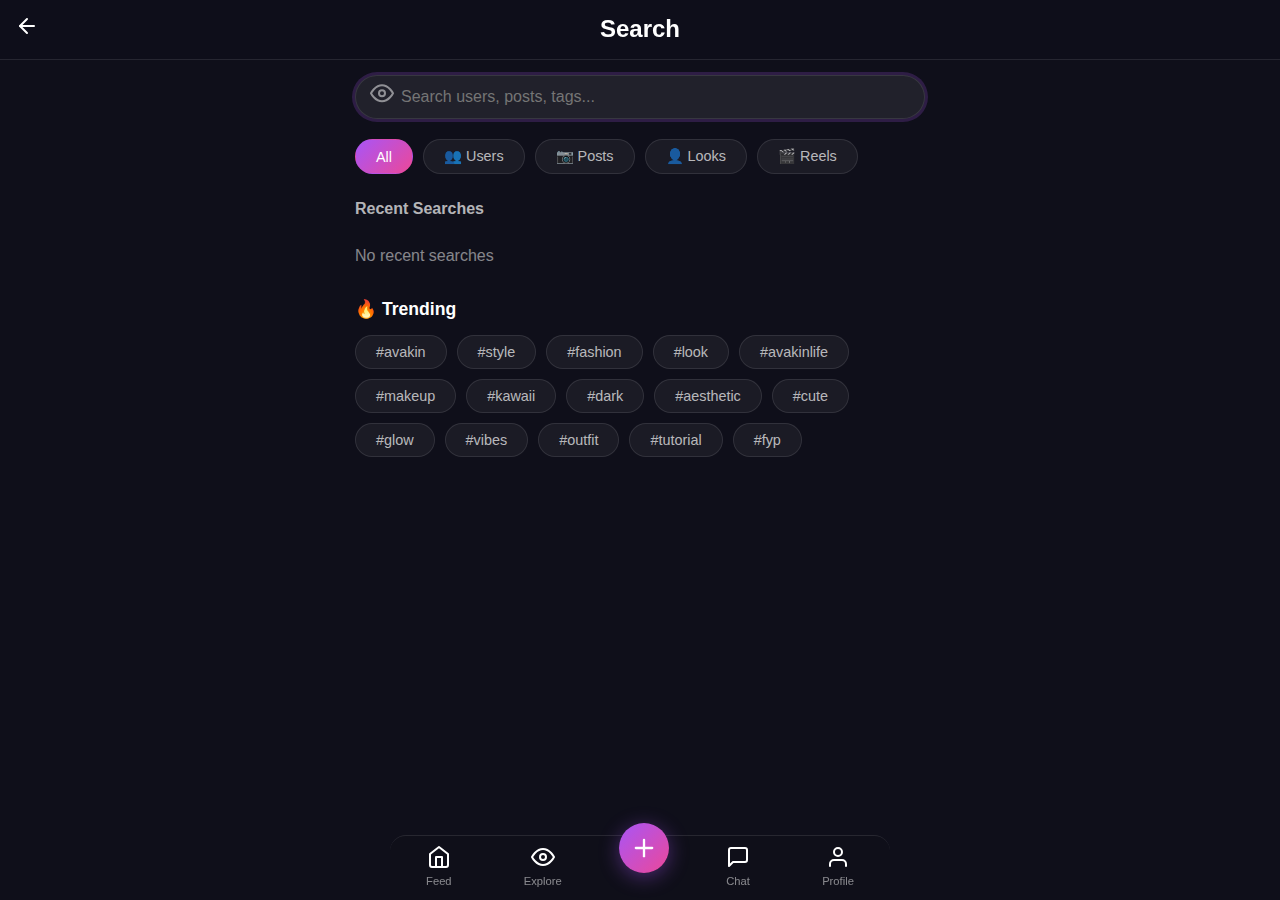
<file: search.html>
<!DOCTYPE html>
<html lang="en">

<head>
    <meta charset="UTF-8">
    <meta name="viewport" content="width=device-width, initial-scale=1.0">
    <meta name="description" content="Search - AvaTimes">
    <title>Search - AvaTimes</title>
    <link rel="stylesheet" href="css/styles.css">
</head>

<body>
    <!-- Top Header -->
    <header class="top-header">
        <a href="index.html" class="back-link">
            <span class="header-icon" id="header-back"></span>
        </a>
        <h2 class="page-title">Search</h2>
        <div style="width: 24px;"></div>
    </header>

    <!-- Search Content -->
    <main class="explore-container">
        <!-- Search Bar -->
        <div class="explore-search">
            <div class="search-wrapper">
                <span class="search-icon" id="search-icon"></span>
                <input type="text" class="search-input" id="search-input" 
                    placeholder="Search users, posts, tags..." 
                    oninput="Search.handleSearch(this.value)"
                    autofocus>
            </div>
        </div>

        <!-- Category Tabs -->
        <div class="explore-tabs">
            <button class="explore-tab active" data-tab="all" onclick="Search.filterTab('all')">All</button>
            <button class="explore-tab" data-tab="users" onclick="Search.filterTab('users')">👥 Users</button>
            <button class="explore-tab" data-tab="posts" onclick="Search.filterTab('posts')">📷 Posts</button>
            <button class="explore-tab" data-tab="looks" onclick="Search.filterTab('looks')">👤 Looks</button>
            <button class="explore-tab" data-tab="reels" onclick="Search.filterTab('reels')">🎬 Reels</button>
        </div>

        <!-- Search Results -->
        <div id="search-results">
            <!-- Recent Searches (shown when empty) -->
            <div id="recent-searches" class="recent-searches">
                <h3 style="margin: 20px 0 15px; font-size: 1rem; color: var(--text-secondary);">Recent Searches</h3>
                <div id="recent-list">
                    <!-- Recent searches injected by JS -->
                </div>
            </div>

            <!-- Results Grid -->
            <div id="results-grid" class="explore-grid" style="display: none;">
                <!-- Results injected by JS -->
            </div>

            <!-- Users List -->
            <div id="users-list" style="display: none;">
                <!-- Users injected by JS -->
            </div>
        </div>

        <!-- Trending Section -->
        <div id="trending-section">
            <h3 style="margin: 20px 0 15px; font-size: 1.1rem;">🔥 Trending</h3>
            <div id="trending-tags" class="explore-tabs" style="flex-wrap: wrap;">
                <!-- Tags injected by JS -->
            </div>
        </div>
    </main>

    <!-- Mobile Navigation (Bottom) -->
    <nav class="mobile-nav">
        <a href="index.html" class="nav-item">
            <span class="nav-icon" id="nav-home"></span>
            <span class="nav-label">Feed</span>
        </a>
        <a href="explore.html" class="nav-item">
            <span class="nav-icon" id="nav-explore"></span>
            <span class="nav-label">Explore</span>
        </a>
        <a href="create.html" class="nav-item nav-create">
            <span class="nav-icon" id="nav-create"></span>
        </a>
        <a href="messages.html" class="nav-item">
            <span class="nav-icon" id="nav-chat"></span>
            <span class="nav-label">Chat</span>
        </a>
        <a href="profile.html" class="nav-item">
            <span class="nav-icon" id="nav-profile"></span>
            <span class="nav-label">Profile</span>
        </a>
    </nav>

    <script src="js/icons.js"></script>
    <script src="js/data.js"></script>
    <script src="js/search.js"></script>
    <script>
        // Inject Icons
        document.addEventListener('DOMContentLoaded', () => {
            document.getElementById('nav-home').innerHTML = Icons.home;
            document.getElementById('nav-explore').innerHTML = Icons.eye;
            document.getElementById('nav-create').innerHTML = Icons.create;
            document.getElementById('nav-chat').innerHTML = Icons.chat;
            document.getElementById('nav-profile').innerHTML = Icons.profile;
            document.getElementById('header-back').innerHTML = Icons.back;
            document.getElementById('search-icon').innerHTML = Icons.eye;
        });
    </script>
</body>

</html>
</file>
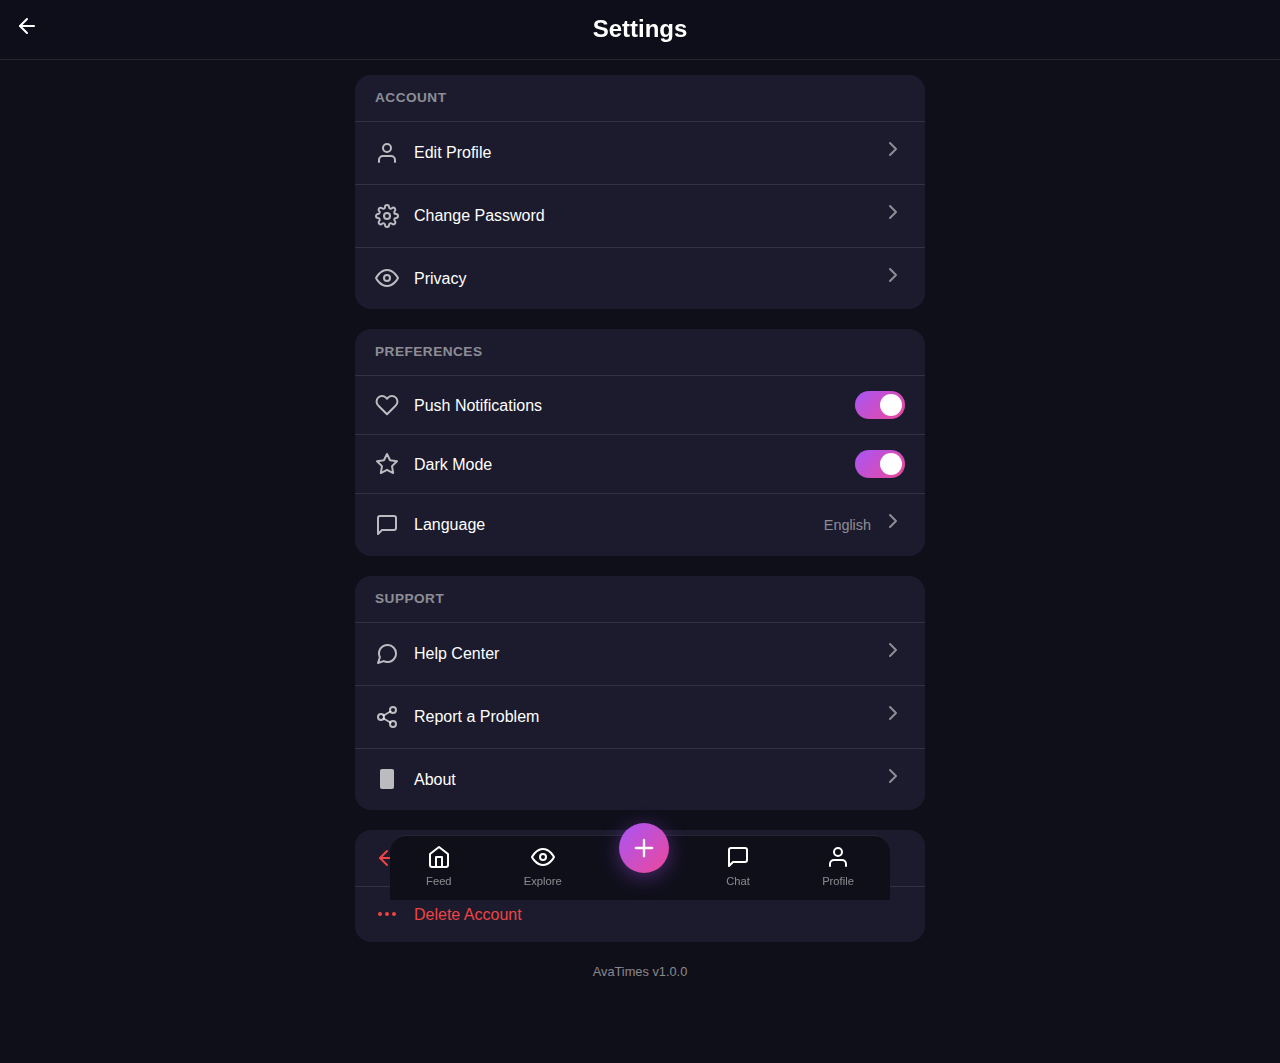
<file: settings.html>
<!DOCTYPE html>
<html lang="en">

<head>
    <meta charset="UTF-8">
    <meta name="viewport" content="width=device-width, initial-scale=1.0">
    <meta name="description" content="Settings - AvaTimes">
    <title>Settings - AvaTimes</title>
    <link rel="stylesheet" href="css/styles.css">
</head>

<body>
    <!-- Top Header -->
    <header class="top-header">
        <a href="profile.html" class="back-link">
            <span class="header-icon" id="header-back"></span>
        </a>
        <h2 class="page-title">Settings</h2>
        <div style="width: 24px;"></div>
    </header>

    <!-- Settings Content -->
    <main class="settings-container">
        <!-- Account Section -->
        <div class="settings-section">
            <h3 class="settings-section-title">Account</h3>
            <div class="settings-item" onclick="Settings.editProfile()">
                <div class="settings-item-left">
                    <span class="settings-icon" id="icon-profile"></span>
                    <span class="settings-label">Edit Profile</span>
                </div>
                <span class="settings-arrow" id="arrow-1"></span>
            </div>
            <div class="settings-item" onclick="Settings.changePassword()">
                <div class="settings-item-left">
                    <span class="settings-icon" id="icon-password"></span>
                    <span class="settings-label">Change Password</span>
                </div>
                <span class="settings-arrow" id="arrow-2"></span>
            </div>
            <div class="settings-item" onclick="Settings.privacy()">
                <div class="settings-item-left">
                    <span class="settings-icon" id="icon-privacy"></span>
                    <span class="settings-label">Privacy</span>
                </div>
                <span class="settings-arrow" id="arrow-3"></span>
            </div>
        </div>

        <!-- Preferences Section -->
        <div class="settings-section">
            <h3 class="settings-section-title">Preferences</h3>
            <div class="settings-item">
                <div class="settings-item-left">
                    <span class="settings-icon" id="icon-notif"></span>
                    <span class="settings-label">Push Notifications</span>
                </div>
                <label class="toggle-switch">
                    <input type="checkbox" id="toggle-notifications" checked onchange="Settings.toggleNotifications()">
                    <span class="toggle-slider"></span>
                </label>
            </div>
            <div class="settings-item">
                <div class="settings-item-left">
                    <span class="settings-icon" id="icon-dark"></span>
                    <span class="settings-label">Dark Mode</span>
                </div>
                <label class="toggle-switch">
                    <input type="checkbox" id="toggle-darkmode" checked onchange="Settings.toggleDarkMode()">
                    <span class="toggle-slider"></span>
                </label>
            </div>
            <div class="settings-item" onclick="Settings.changeLanguage()">
                <div class="settings-item-left">
                    <span class="settings-icon" id="icon-lang"></span>
                    <span class="settings-label">Language</span>
                </div>
                <div style="display: flex; align-items: center; gap: 10px;">
                    <span class="settings-value" id="current-lang">English</span>
                    <span class="settings-arrow" id="arrow-4"></span>
                </div>
            </div>
        </div>

        <!-- Support Section -->
        <div class="settings-section">
            <h3 class="settings-section-title">Support</h3>
            <div class="settings-item" onclick="Settings.help()">
                <div class="settings-item-left">
                    <span class="settings-icon" id="icon-help"></span>
                    <span class="settings-label">Help Center</span>
                </div>
                <span class="settings-arrow" id="arrow-5"></span>
            </div>
            <div class="settings-item" onclick="Settings.report()">
                <div class="settings-item-left">
                    <span class="settings-icon" id="icon-report"></span>
                    <span class="settings-label">Report a Problem</span>
                </div>
                <span class="settings-arrow" id="arrow-6"></span>
            </div>
            <div class="settings-item" onclick="Settings.about()">
                <div class="settings-item-left">
                    <span class="settings-icon" id="icon-about"></span>
                    <span class="settings-label">About</span>
                </div>
                <span class="settings-arrow" id="arrow-7"></span>
            </div>
        </div>

        <!-- Danger Zone -->
        <div class="settings-section">
            <div class="settings-item" onclick="Settings.logout()">
                <div class="settings-item-left">
                    <span class="settings-icon settings-danger" id="icon-logout"></span>
                    <span class="settings-label settings-danger">Log Out</span>
                </div>
            </div>
            <div class="settings-item" onclick="Settings.deleteAccount()">
                <div class="settings-item-left">
                    <span class="settings-icon settings-danger" id="icon-delete"></span>
                    <span class="settings-label settings-danger">Delete Account</span>
                </div>
            </div>
        </div>

        <p style="text-align: center; color: var(--text-muted); font-size: 0.8rem; margin-top: 20px;">
            AvaTimes v1.0.0
        </p>
    </main>

    <!-- Mobile Navigation (Bottom) -->
    <nav class="mobile-nav">
        <a href="index.html" class="nav-item">
            <span class="nav-icon" id="nav-home"></span>
            <span class="nav-label">Feed</span>
        </a>
        <a href="explore.html" class="nav-item">
            <span class="nav-icon" id="nav-explore"></span>
            <span class="nav-label">Explore</span>
        </a>
        <a href="create.html" class="nav-item nav-create">
            <span class="nav-icon" id="nav-create"></span>
        </a>
        <a href="messages.html" class="nav-item">
            <span class="nav-icon" id="nav-chat"></span>
            <span class="nav-label">Chat</span>
        </a>
        <a href="profile.html" class="nav-item">
            <span class="nav-icon" id="nav-profile"></span>
            <span class="nav-label">Profile</span>
        </a>
    </nav>

    <script src="js/icons.js"></script>
    <script src="js/ui.js"></script>
    <script src="js/data.js"></script>
    <script src="js/auth.js"></script>
    <script src="js/settings.js"></script>
    <script>
        // Inject Icons
        document.addEventListener('DOMContentLoaded', () => {
            // Navigation
            document.getElementById('nav-home').innerHTML = Icons.home;
            document.getElementById('nav-explore').innerHTML = Icons.eye;
            document.getElementById('nav-create').innerHTML = Icons.create;
            document.getElementById('nav-chat').innerHTML = Icons.chat;
            document.getElementById('nav-profile').innerHTML = Icons.profile;
            
            // Header
            document.getElementById('header-back').innerHTML = Icons.back;
            
            // Settings icons
            document.getElementById('icon-profile').innerHTML = Icons.profile;
            document.getElementById('icon-password').innerHTML = Icons.settings;
            document.getElementById('icon-privacy').innerHTML = Icons.eye;
            document.getElementById('icon-notif').innerHTML = Icons.heart;
            document.getElementById('icon-dark').innerHTML = Icons.star;
            document.getElementById('icon-lang').innerHTML = Icons.chat;
            document.getElementById('icon-help').innerHTML = Icons.comment;
            document.getElementById('icon-report').innerHTML = Icons.share;
            document.getElementById('icon-about').innerHTML = Icons.logo;
            document.getElementById('icon-logout').innerHTML = Icons.back;
            document.getElementById('icon-delete').innerHTML = Icons.more;
            
            // Arrows
            const arrows = document.querySelectorAll('.settings-arrow');
            arrows.forEach(arrow => {
                arrow.innerHTML = Icons.arrowRight;
            });
        });
    </script>
</body>

</html>
</file>
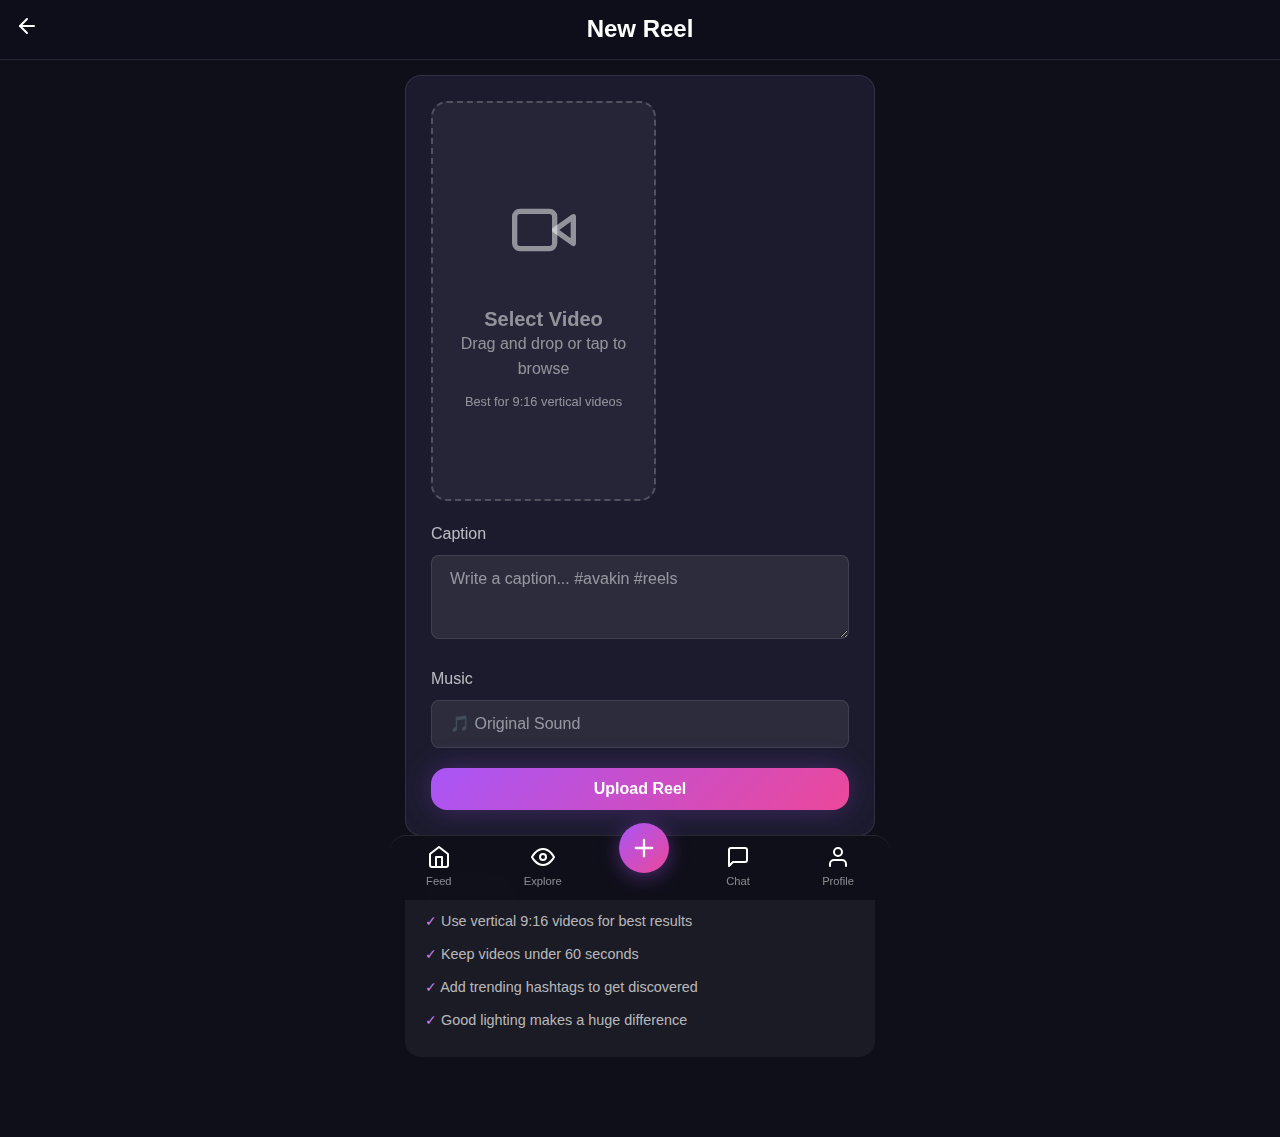
<file: upload-reel.html>
<!DOCTYPE html>
<html lang="en">

<head>
    <meta charset="UTF-8">
    <meta name="viewport" content="width=device-width, initial-scale=1.0">
    <meta name="description" content="Upload a Reel to AvaTimes">
    <title>Upload Reel - AvaTimes</title>
    <link rel="stylesheet" href="css/styles.css">
</head>

<body>
    <!-- Mobile Navigation (Bottom) -->
    <nav class="mobile-nav">
        <a href="index.html" class="nav-item">
            <span class="nav-icon" id="nav-home"></span>
            <span class="nav-label">Feed</span>
        </a>
        <a href="explore.html" class="nav-item">
            <span class="nav-icon" id="nav-explore"></span>
            <span class="nav-label">Explore</span>
        </a>
        <a href="create.html" class="nav-item nav-create">
            <span class="nav-icon" id="nav-create"></span>
        </a>
        <a href="messages.html" class="nav-item">
            <span class="nav-icon" id="nav-chat"></span>
            <span class="nav-label">Chat</span>
        </a>
        <a href="profile.html" class="nav-item">
            <span class="nav-icon" id="nav-profile"></span>
            <span class="nav-label">Profile</span>
        </a>
    </nav>

    <!-- Top Header -->
    <header class="top-header">
        <a href="create.html" class="back-link">
            <span class="header-icon" id="header-back"></span>
        </a>
        <h2 class="page-title">New Reel</h2>
        <div style="width: 24px;"></div>
    </header>

    <!-- Upload Container -->
    <main class="upload-container">
        <div class="card upload-card">

            <div id="upload-alert" class="alert" style="display: none;"></div>

            <div class="upload-area" id="upload-area" onclick="document.getElementById('video-input').click()">
                <div class="upload-preview" id="upload-preview" style="display: none;">
                    <video id="video-preview" playsinline loop muted></video>
                    <button class="remove-video" onclick="ReelUpload.removeVideo(event)">×</button>
                </div>

                <div class="upload-prompt" id="upload-prompt">
                    <span class="upload-icon" id="upload-icon"></span>
                    <h3>Select Video</h3>
                    <p>Drag and drop or tap to browse</p>
                    <p class="upload-hint">Best for 9:16 vertical videos</p>
                </div>

                <input type="file" id="video-input" accept="video/*" style="display: none;"
                    onchange="ReelUpload.handleVideoSelect(event)">
            </div>

            <!-- Video Info (Hidden until file selected) -->
            <div id="video-info" class="video-info" style="display: none;">
                <div class="info-item">
                    <span class="info-label">Duration</span>
                    <span class="info-value" id="video-duration">--:--</span>
                </div>
                <div class="info-item">
                    <span class="info-label">Size</span>
                    <span class="info-value" id="video-size">-- MB</span>
                </div>
                <div class="info-item">
                    <span class="info-label">Format</span>
                    <span class="info-value" id="video-format">MP4</span>
                </div>
            </div>

            <form id="reel-form">
                <div class="form-group">
                    <label class="form-label">Caption</label>
                    <textarea id="reel-caption" class="form-input" rows="3"
                        placeholder="Write a caption... #avakin #reels"></textarea>
                </div>

                <div class="form-group">
                    <label class="form-label">Music</label>
                    <input type="text" id="reel-music" class="form-input" placeholder="🎵 Original Sound">
                </div>

                <!-- Progress Bar -->
                <div id="upload-progress" class="upload-progress" style="display: none;">
                    <div class="progress-label">
                        <span>Uploading...</span>
                        <span id="progress-percent">0%</span>
                    </div>
                    <div class="progress-bar">
                        <div class="progress-fill" id="progress-fill"></div>
                    </div>
                </div>

                <button type="submit" id="upload-btn" class="btn btn-primary" style="width: 100%;" disabled>
                    Upload Reel
                </button>
            </form>
        </div>

        <div class="upload-tips">
            <h4>💡 Pro Tips</h4>
            <ul>
                <li>Use vertical 9:16 videos for best results</li>
                <li>Keep videos under 60 seconds</li>
                <li>Add trending hashtags to get discovered</li>
                <li>Good lighting makes a huge difference</li>
            </ul>
        </div>
    </main>

    <script src="js/icons.js"></script>
    <script src="js/data.js"></script>
    <script src="js/auth.js"></script>
    <script src="js/upload-reel.js"></script>
    <script>
        // Inject Icons
        document.addEventListener('DOMContentLoaded', () => {
            document.getElementById('nav-home').innerHTML = Icons.home;
            document.getElementById('nav-explore').innerHTML = Icons.eye;
            document.getElementById('nav-create').innerHTML = Icons.create;
            document.getElementById('nav-chat').innerHTML = Icons.chat;
            document.getElementById('nav-profile').innerHTML = Icons.profile;

            document.getElementById('header-back').innerHTML = Icons.back;
            document.getElementById('upload-icon').innerHTML = Icons.video;
        });
    </script>
</body>

</html>
</file>
<file: css/styles.css>
/* ============================================
   AvaTimes - Design System & Styles
   Instagram-like social platform for Avakin Life
============================================ */

/* CSS Variables - Color Palette */
:root {
  /* Primary Colors */
  --primary: #a855f7;
  --primary-light: #c084fc;
  --primary-dark: #7c3aed;

  /* Secondary Colors */
  --secondary: #ec4899;
  --secondary-light: #f472b6;
  --secondary-dark: #db2777;

  /* Backgrounds */
  --bg-dark: #0f0f1a;
  --bg-card: rgba(30, 30, 50, 0.8);
  --bg-glass: rgba(255, 255, 255, 0.05);
  --bg-input: rgba(255, 255, 255, 0.08);

  /* Text Colors */
  --text-primary: #ffffff;
  --text-secondary: rgba(255, 255, 255, 0.7);
  --text-muted: rgba(255, 255, 255, 0.5);

  /* Gradients */
  --gradient-primary: linear-gradient(135deg, var(--primary) 0%, var(--secondary) 100%);
  --gradient-bg: linear-gradient(135deg, #1a1a2e 0%, #16213e 50%, #0f0f1a 100%);
  --gradient-glow: linear-gradient(135deg, rgba(168, 85, 247, 0.3) 0%, rgba(236, 72, 153, 0.3) 100%);

  /* Effects */
  --shadow: 0 8px 32px rgba(0, 0, 0, 0.4);
  --shadow-glow: 0 0 30px rgba(168, 85, 247, 0.3);
  --border-glass: 1px solid rgba(255, 255, 255, 0.1);

  /* Sizing */
  --radius: 16px;
  --radius-sm: 8px;
  --transition: all 0.3s cubic-bezier(0.4, 0, 0.2, 1);

  /* Mobile dimensions */
  --mobile-nav-height: 65px;
  --top-header-height: 60px;
}

/* Reset & Base Styles */
*,
*::before,
*::after {
  box-sizing: border-box;
  margin: 0;
  padding: 0;
}

html {
  scroll-behavior: smooth;
}

body {
  font-family: 'Inter', -apple-system, BlinkMacSystemFont, 'Segoe UI', sans-serif;
  background: var(--bg-dark);
  color: var(--text-primary);
  min-height: 100vh;
  line-height: 1.6;
  overflow-x: hidden;
  padding-bottom: var(--mobile-nav-height);
  padding-top: var(--top-header-height);
}

/* Minimal Scrolling Header */
.app-branding {
  display: flex;
  justify-content: space-between;
  align-items: center;
  padding: 10px 20px;
  margin-bottom: 10px;
}

.app-logo {
  font-size: 1.8rem;
  font-weight: 800;
  background: var(--gradient-primary);
  -webkit-background-clip: text;
  -webkit-text-fill-color: transparent;
  background-clip: text;
  font-family: 'Outfit', sans-serif;
  /* Cleaner font if available, or inherit */
}

.notification-btn {
  background: none;
  border: none;
  color: white;
  cursor: pointer;
  padding: 8px;
  border-radius: 50%;
  transition: background 0.3s;
}

.notification-btn:active {
  background: var(--bg-glass);
}

/* Typography */
h1,
h2,
h3,
h4,
h5,
h6 {
  font-weight: 700;
  line-height: 1.2;
}

h1 {
  font-size: 2rem;
}

h2 {
  font-size: 1.5rem;
}

h3 {
  font-size: 1.25rem;
}

a {
  color: var(--primary-light);
  text-decoration: none;
  transition: var(--transition);
}

a:hover {
  color: var(--secondary-light);
}

/* ============================================
   Top Header (Instagram-style)
============================================ */
.top-header {
  position: fixed;
  top: 0;
  left: 0;
  right: 0;
  height: var(--top-header-height);
  background: rgba(15, 15, 26, 0.95);
  backdrop-filter: blur(20px);
  border-bottom: var(--border-glass);
  display: flex;
  align-items: center;
  justify-content: space-between;
  padding: 0 15px;
  z-index: 1000;
}

.logo {
  font-size: 1.5rem;
  font-weight: 800;
  background: var(--gradient-primary);
  -webkit-background-clip: text;
  -webkit-text-fill-color: transparent;
  background-clip: text;
  display: flex;
  align-items: center;
  gap: 8px;
}

/* ============================================
   Icons (SVG)
============================================ */
.icon {
  width: 24px;
  height: 24px;
  fill: none;
  stroke: currentColor;
  stroke-width: 2;
  stroke-linecap: round;
  stroke-linejoin: round;
}

.icon-filled {
  fill: currentColor;
  stroke: none;
}

/* Force white color for all icon containers by default in this dark theme */
.nav-icon,
.header-icon,
.post-action,
.action-btn,
.accordion-header,
.option-icon {
  color: #ffffff !important;
}

.nav-icon {
  display: flex;
  align-items: center;
  justify-content: center;
}

.nav-icon svg {
  width: 24px;
  height: 24px;
}

.nav-create .nav-icon svg {
  width: 28px;
  height: 28px;
  color: white;
}

.logo-icon svg {
  width: 28px;
  height: 28px;
  color: #a855f7;
  /* Primary color */
}

.header-icon svg {
  width: 24px;
  height: 24px;
}

/* Auth Pages Icons */
.auth-card .logo-icon svg {
  width: 48px;
  height: 48px;
}

/* File Upload Icons */
.upload-icon svg {
  width: 64px;
  height: 64px;
  color: var(--text-muted);
}

.option-icon svg {
  width: 48px;
  height: 48px;
  color: var(--primary-light);
}

/* Accordion Icons */
.accordion-icon svg {
  width: 20px;
  height: 20px;
  color: var(--primary-light);
}

/* Action Icons */
.action-icon svg {
  width: 26px;
  height: 26px;
}


.back-link {
  font-size: 1rem;
  color: var(--text-secondary);
}

/* ============================================
   Mobile Bottom Navigation
============================================ */
.mobile-nav {
  position: fixed;
  bottom: 0;
  left: 0;
  right: 0;
  height: var(--mobile-nav-height);
  background: rgba(15, 15, 26, 0.98);
  backdrop-filter: blur(20px);
  border-top: var(--border-glass);
  display: flex;
  justify-content: space-around;
  align-items: center;
  z-index: 1000;
}

.nav-item {
  display: flex;
  flex-direction: column;
  align-items: center;
  gap: 4px;
  color: var(--text-muted);
  padding: 8px 15px;
  transition: var(--transition);
}

.nav-item.active {
  color: var(--primary-light);
}

.nav-icon {
  font-size: 1.5rem;
}

.nav-label {
  font-size: 0.7rem;
  font-weight: 500;
}

.nav-create {
  background: var(--gradient-primary);
  border-radius: 50%;
  width: 50px;
  height: 50px;
  display: flex;
  align-items: center;
  justify-content: center;
  margin-top: -20px;
  box-shadow: var(--shadow-glow);
}

.nav-create .nav-icon {
  font-size: 1.8rem;
}

.nav-create .nav-label {
  display: none;
}

/* ============================================
   Stories Bar
============================================ */
.stories-bar {
  display: flex;
  gap: 15px;
  padding: 15px;
  overflow-x: auto;
  border-bottom: var(--border-glass);
  scrollbar-width: none;
}

.stories-bar::-webkit-scrollbar {
  display: none;
}

.story {
  display: flex;
  flex-direction: column;
  align-items: center;
  gap: 6px;
  min-width: 70px;
}

.story-avatar {
  width: 60px;
  height: 60px;
  border-radius: 50%;
  background: var(--gradient-primary);
  display: flex;
  align-items: center;
  justify-content: center;
  font-size: 1.5rem;
  font-weight: 600;
  border: 3px solid var(--bg-dark);
  outline: 2px solid var(--primary);
}

.add-story .story-avatar {
  background: var(--bg-glass);
  outline: 2px solid var(--text-muted);
}

.story-name {
  font-size: 0.75rem;
  color: var(--text-secondary);
  max-width: 70px;
  overflow: hidden;
  text-overflow: ellipsis;
  white-space: nowrap;
}

/* ============================================
   Feed Posts
============================================ */
.feed-container {
  max-width: 500px;
  margin: 0 auto;
}

.feed-post {
  background: var(--bg-card);
  border-bottom: var(--border-glass);
  margin-bottom: 10px;
}

.post-header {
  display: flex;
  align-items: center;
  gap: 12px;
  padding: 12px 15px;
}

.post-avatar {
  width: 36px;
  height: 36px;
  border-radius: 50%;
  background: var(--gradient-primary);
  display: flex;
  align-items: center;
  justify-content: center;
  font-weight: 600;
  font-size: 0.9rem;
}

.post-user-info {
  flex: 1;
}

.post-username {
  font-weight: 600;
  font-size: 0.9rem;
}

.post-location {
  font-size: 0.75rem;
  color: var(--text-muted);
}

.post-menu {
  font-size: 1.2rem;
  color: var(--text-muted);
  background: none;
  border: none;
  cursor: pointer;
}

.post-image {
  width: 100%;
  aspect-ratio: 1;
  background: var(--bg-glass);
  display: flex;
  align-items: center;
  justify-content: center;
  font-size: 5rem;
}

.post-image img {
  width: 100%;
  height: 100%;
  object-fit: cover;
}

.post-actions {
  display: flex;
  gap: 15px;
  padding: 12px 15px;
}

.post-action {
  font-size: 1.5rem;
  background: none;
  border: none;
  cursor: pointer;
  transition: var(--transition);
  color: #ffffff !important;
  /* Default white */
}

.post-action:hover {
  transform: scale(1.1);
}

.post-action.liked {
  color: #ef4444 !important;
  /* Force red when liked */
}

.post-action.liked svg {
  fill: #ef4444;
  stroke: #ef4444;
}

.post-content {
  padding: 0 15px 15px;
}

.post-likes {
  font-weight: 600;
  font-size: 0.9rem;
  margin-bottom: 5px;
}

.post-caption {
  font-size: 0.9rem;
}

.post-caption strong {
  font-weight: 600;
}

.post-comments-link {
  color: var(--text-muted);
  font-size: 0.85rem;
  margin-top: 8px;
  cursor: pointer;
}

.post-time {
  font-size: 0.75rem;
  color: var(--text-muted);
  margin-top: 8px;
}

/* ============================================
   Reels Page
============================================ */
.reels-page {
  padding: 0;
  background: #000;
}

.reels-page .mobile-nav {
  background: rgba(0, 0, 0, 0.8);
}

.reels-container {
  height: 100vh;
  overflow-y: scroll;
  scroll-snap-type: y mandatory;
  scrollbar-width: none;
}

.reels-container::-webkit-scrollbar {
  display: none;
}

.reel-wrapper {
  height: 100vh;
  scroll-snap-align: start;
  position: relative;
  display: flex;
  align-items: center;
  justify-content: center;
}

.reel-video {
  width: 100%;
  max-width: 400px;
  height: 100%;
  background: #111;
  display: flex;
  align-items: center;
  justify-content: center;
}

.reel-video video {
  width: 100%;
  height: 100%;
  object-fit: cover;
}

.reel-placeholder {
  text-align: center;
  color: var(--text-muted);
}

.reel-placeholder-icon {
  font-size: 4rem;
  margin-bottom: 20px;
}

.reel-info {
  position: absolute;
  bottom: calc(var(--mobile-nav-height) + 20px);
  left: 15px;
  right: 80px;
}

.reel-author {
  display: flex;
  align-items: center;
  gap: 10px;
  margin-bottom: 10px;
}

.author-avatar {
  width: 36px;
  height: 36px;
  border-radius: 50%;
  background: var(--gradient-primary);
  display: flex;
  align-items: center;
  justify-content: center;
  font-weight: 600;
}

.author-name {
  font-weight: 600;
}

.follow-btn {
  padding: 5px 15px;
  font-size: 0.8rem;
}

.reel-caption {
  font-size: 0.9rem;
  margin-bottom: 10px;
  display: -webkit-box;
  -webkit-line-clamp: 2;
  -webkit-box-orient: vertical;
  overflow: hidden;
}

.reel-music {
  font-size: 0.8rem;
  color: var(--text-secondary);
}

.reel-actions {
  position: absolute;
  bottom: calc(var(--mobile-nav-height) + 20px);
  right: 15px;
  display: flex;
  flex-direction: column;
  gap: 20px;
}

.action-btn {
  display: flex;
  flex-direction: column;
  align-items: center;
  gap: 5px;
  background: none;
  border: none;
  color: white;
  cursor: pointer;
}

.action-icon {
  font-size: 1.8rem;
}

.action-count {
  font-size: 0.75rem;
}

/* ============================================
   Messages / Chat
============================================ */
.messages-container {
  display: flex;
  height: calc(100vh - var(--top-header-height) - var(--mobile-nav-height));
  overflow: hidden;
}

.conversations-sidebar {
  width: 100%;
  max-width: 350px;
  border-right: var(--border-glass);
  display: flex;
  flex-direction: column;
}

.conversations-header {
  padding: 15px;
  border-bottom: var(--border-glass);
  display: flex;
  gap: 10px;
}

.search-input {
  flex: 1;
  padding: 10px 15px;
  background: var(--bg-input);
  border: var(--border-glass);
  border-radius: var(--radius);
  color: var(--text-primary);
  font-size: 0.9rem;
}

.conversation-list {
  flex: 1;
  overflow-y: auto;
}

.conversation-item {
  display: flex;
  align-items: center;
  gap: 12px;
  padding: 15px;
  cursor: pointer;
  transition: var(--transition);
  border-bottom: var(--border-glass);
}

.conversation-item:hover,
.conversation-item.active {
  background: var(--bg-glass);
}

.conv-avatar {
  width: 50px;
  height: 50px;
  border-radius: 50%;
  background: var(--gradient-primary);
  display: flex;
  align-items: center;
  justify-content: center;
  font-weight: 600;
  font-size: 1.2rem;
}

.group-avatar {
  background: var(--bg-glass);
  border: var(--border-glass);
  font-size: 1.4rem;
}

.conv-info {
  flex: 1;
  min-width: 0;
}

.conv-name {
  font-weight: 600;
  font-size: 0.95rem;
  margin-bottom: 3px;
}

.conv-preview {
  font-size: 0.85rem;
  color: var(--text-muted);
  white-space: nowrap;
  overflow: hidden;
  text-overflow: ellipsis;
}

.conv-time {
  font-size: 0.75rem;
  color: var(--text-muted);
}

/* Chat Area */
.chat-area {
  flex: 1;
  display: none;
  flex-direction: column;
}

.chat-area.active {
  display: flex;
}

.chat-header {
  padding: 15px;
  border-bottom: var(--border-glass);
  display: flex;
  align-items: center;
  gap: 12px;
}

.back-btn {
  background: none;
  border: none;
  font-size: 1.3rem;
  color: var(--text-secondary);
  cursor: pointer;
  display: none;
}

.chat-user {
  display: flex;
  align-items: center;
  gap: 12px;
  flex: 1;
}

.chat-user h4 {
  font-size: 1rem;
}

.online-status {
  font-size: 0.75rem;
  color: #22c55e;
}

.chat-messages {
  flex: 1;
  overflow-y: auto;
  padding: 15px;
  display: flex;
  flex-direction: column;
  gap: 10px;
}

.message {
  max-width: 80%;
  display: flex;
  flex-direction: column;
}

.message.sent {
  align-self: flex-end;
}

.message.received {
  align-self: flex-start;
}

.message-content {
  padding: 10px 15px;
  border-radius: var(--radius);
  font-size: 0.9rem;
}

.message.sent .message-content {
  background: var(--gradient-primary);
  border-bottom-right-radius: 4px;
}

.message.received .message-content {
  background: var(--bg-glass);
  border-bottom-left-radius: 4px;
}

.message-time {
  font-size: 0.7rem;
  color: var(--text-muted);
  margin-top: 4px;
}

.message.sent .message-time {
  text-align: right;
}

.chat-input {
  padding: 15px;
  border-top: var(--border-glass);
  display: flex;
  gap: 10px;
}

.chat-input input {
  flex: 1;
  padding: 12px 18px;
  background: var(--bg-input);
  border: var(--border-glass);
  border-radius: 25px;
  color: var(--text-primary);
  font-size: 0.95rem;
}

.send-btn {
  width: 45px;
  height: 45px;
  border-radius: 50%;
  background: var(--gradient-primary);
  border: none;
  font-size: 1.2rem;
  cursor: pointer;
  transition: var(--transition);
}

.send-btn:hover {
  transform: scale(1.05);
}

.chat-empty {
  flex: 1;
  display: flex;
  align-items: center;
  justify-content: center;
}

/* Mobile: hide sidebar when chat is active */
@media (max-width: 768px) {
  .conversations-sidebar {
    max-width: 100%;
  }

  .chat-area {
    position: absolute;
    top: var(--top-header-height);
    left: 0;
    right: 0;
    bottom: var(--mobile-nav-height);
    background: var(--bg-dark);
  }

  .back-btn {
    display: block;
  }

  .chat-empty {
    display: none;
  }
}

/* ============================================
   Profile Page
============================================ */
.profile-content {
  max-width: 500px;
  margin: 0 auto;
  padding: 20px 15px;
}

.profile-info {
  display: flex;
  align-items: center;
  gap: 30px;
  margin-bottom: 20px;
}

.profile-avatar-large {
  width: 90px;
  height: 90px;
  border-radius: 50%;
  background: var(--gradient-primary);
  display: flex;
  align-items: center;
  justify-content: center;
  font-size: 2.5rem;
  border: 3px solid rgba(255, 255, 255, 0.1);
}

.profile-stats {
  display: flex;
  gap: 25px;
}

.stat {
  text-align: center;
}

.stat-number {
  display: block;
  font-size: 1.3rem;
  font-weight: 700;
}

.stat-label {
  font-size: 0.8rem;
  color: var(--text-muted);
}

.profile-details {
  margin-bottom: 20px;
}

.profile-display-name {
  font-size: 1.1rem;
  margin-bottom: 5px;
}

.profile-bio {
  font-size: 0.9rem;
  color: var(--text-secondary);
  margin-bottom: 15px;
}

.edit-profile-btn,
.follow-profile-btn {
  width: 100%;
}

.profile-tabs {
  display: flex;
  border-top: var(--border-glass);
  border-bottom: var(--border-glass);
  margin: 20px -15px;
}

.tab-btn {
  flex: 1;
  padding: 15px;
  background: none;
  border: none;
  color: var(--text-muted);
  font-size: 0.9rem;
  cursor: pointer;
  transition: var(--transition);
  border-bottom: 2px solid transparent;
}

.tab-btn.active {
  color: var(--text-primary);
  border-bottom-color: var(--primary);
}

.profile-grid {
  display: grid;
  grid-template-columns: repeat(3, 1fr);
  gap: 3px;
  margin: 0 -15px;
}

.profile-grid-item {
  aspect-ratio: 1;
  background: var(--bg-glass);
  display: flex;
  align-items: center;
  justify-content: center;
  font-size: 2rem;
  cursor: pointer;
  transition: var(--transition);
}

.profile-grid-item:hover {
  opacity: 0.8;
}

/* ============================================
   Upload Reel Page
============================================ */
.upload-container {
  max-width: 500px;
  margin: 0 auto;
  padding: 15px;
}

.upload-card {
  background: var(--bg-card);
  border-radius: var(--radius);
  border: var(--border-glass);
  padding: 20px;
  margin-bottom: 20px;
}

.upload-area {
  aspect-ratio: 9/16;
  max-height: 400px;
  background: var(--bg-glass);
  border: 2px dashed rgba(255, 255, 255, 0.2);
  border-radius: var(--radius);
  display: flex;
  align-items: center;
  justify-content: center;
  cursor: pointer;
  transition: var(--transition);
  margin-bottom: 20px;
  position: relative;
  overflow: hidden;
}

.upload-area:hover {
  border-color: var(--primary);
  background: rgba(168, 85, 247, 0.1);
}

.upload-preview {
  width: 100%;
  height: 100%;
}

.upload-preview video {
  width: 100%;
  height: 100%;
  object-fit: cover;
}

.remove-video,
.remove-image {
  position: absolute;
  top: 10px;
  right: 10px;
  width: 30px;
  height: 30px;
  border-radius: 50%;
  background: rgba(0, 0, 0, 0.7);
  color: white;
  border: none;
  font-size: 1.2rem;
  cursor: pointer;
  z-index: 10;
}

.upload-prompt {
  text-align: center;
  color: var(--text-muted);
}

.upload-icon {
  font-size: 4rem;
  margin-bottom: 15px;
  display: block;
}

.upload-hint {
  font-size: 0.8rem;
  margin-top: 10px;
}

.video-info {
  display: flex;
  justify-content: space-around;
  padding: 15px;
  background: var(--bg-glass);
  border-radius: var(--radius);
  margin-bottom: 20px;
}

.info-item {
  text-align: center;
}

.info-label {
  font-size: 0.75rem;
  color: var(--text-muted);
  display: block;
}

.info-value {
  font-weight: 600;
  color: var(--primary-light);
}

.upload-progress {
  margin-bottom: 20px;
}

.progress-label {
  display: flex;
  justify-content: space-between;
  font-size: 0.85rem;
  margin-bottom: 8px;
}

.progress-bar {
  height: 8px;
  background: var(--bg-input);
  border-radius: 4px;
  overflow: hidden;
}

.progress-fill {
  height: 100%;
  background: var(--gradient-primary);
  width: 0%;
  transition: width 0.3s ease;
}

.upload-btn:disabled {
  opacity: 0.5;
  cursor: not-allowed;
}

.upload-tips {
  background: var(--bg-glass);
  border-radius: var(--radius);
  padding: 20px;
}

.upload-tips h4 {
  margin-bottom: 10px;
}

.upload-tips ul {
  list-style: none;
  padding-left: 0;
}

.upload-tips li {
  padding: 5px 0;
  color: var(--text-secondary);
  font-size: 0.9rem;
}

.upload-tips li::before {
  content: "✓ ";
  color: var(--primary-light);
}

/* ============================================
   Create Options Page
============================================ */
.create-options-container {
  max-width: 500px;
  margin: 0 auto;
  padding: 30px 15px;
}

.create-options {
  display: flex;
  flex-direction: column;
  gap: 15px;
}

.create-option-card {
  display: flex;
  flex-direction: column;
  align-items: center;
  gap: 10px;
  padding: 30px;
  background: var(--bg-card);
  border: var(--border-glass);
  border-radius: var(--radius);
  text-align: center;
  transition: var(--transition);
  color: var(--text-primary);
}

.create-option-card:hover {
  transform: translateY(-3px);
  border-color: var(--primary);
  box-shadow: var(--shadow-glow);
}

.option-icon {
  font-size: 3rem;
}

.create-option-card h3 {
  font-size: 1.2rem;
}

.create-option-card p {
  font-size: 0.9rem;
  color: var(--text-muted);
}

/* ============================================
   Create Look / Post Containers
============================================ */
.create-look-container,
.create-post-container {
  max-width: 500px;
  margin: 0 auto;
  padding: 15px;
}

.image-upload-area {
  aspect-ratio: 1;
  background: var(--bg-glass);
  border: 2px dashed rgba(255, 255, 255, 0.2);
  border-radius: var(--radius);
  display: flex;
  align-items: center;
  justify-content: center;
  cursor: pointer;
  transition: var(--transition);
  margin-bottom: 20px;
  position: relative;
  overflow: hidden;
}

.image-upload-area:hover {
  border-color: var(--primary);
}

.image-preview {
  width: 100%;
  height: 100%;
}

.image-preview img {
  width: 100%;
  height: 100%;
  object-fit: cover;
}

/* ============================================
   Buttons
============================================ */
.btn {
  display: inline-flex;
  align-items: center;
  justify-content: center;
  gap: 8px;
  padding: 12px 28px;
  border-radius: var(--radius);
  font-weight: 600;
  font-size: 1rem;
  cursor: pointer;
  transition: var(--transition);
  border: none;
  text-decoration: none;
}

.btn-primary {
  background: var(--gradient-primary);
  color: white;
  box-shadow: var(--shadow-glow);
}

.btn-primary:hover {
  transform: translateY(-2px);
  box-shadow: 0 0 40px rgba(168, 85, 247, 0.5);
  color: white;
}

.btn-secondary {
  background: var(--bg-glass);
  color: var(--text-primary);
  border: var(--border-glass);
  backdrop-filter: blur(10px);
}

.btn-secondary:hover {
  background: rgba(255, 255, 255, 0.1);
  color: white;
}

.btn-sm {
  padding: 8px 18px;
  font-size: 0.9rem;
}

/* ============================================
   Cards & Modals
============================================ */
.card {
  background: var(--bg-card);
  border-radius: var(--radius);
  border: var(--border-glass);
  backdrop-filter: blur(20px);
  padding: 25px;
}

.modal-overlay {
  position: fixed;
  inset: 0;
  background: rgba(0, 0, 0, 0.8);
  display: flex;
  align-items: center;
  justify-content: center;
  z-index: 2000;
  padding: 20px;
  opacity: 0;
  visibility: hidden;
  transition: var(--transition);
}

.modal-overlay.active {
  opacity: 1;
  visibility: visible;
}

.modal {
  background: var(--bg-card);
  border-radius: var(--radius);
  border: var(--border-glass);
  max-width: 400px;
  width: 100%;
  max-height: 90vh;
  overflow-y: auto;
}

.modal-header {
  padding: 20px;
  border-bottom: var(--border-glass);
  display: flex;
  justify-content: space-between;
  align-items: center;
}

.modal-close {
  background: none;
  border: none;
  color: var(--text-muted);
  font-size: 1.8rem;
  cursor: pointer;
}

.modal-body {
  padding: 20px;
}

/* ============================================
   Forms
============================================ */
.form-group {
  margin-bottom: 20px;
}

.form-label {
  display: block;
  margin-bottom: 8px;
  font-weight: 500;
  color: var(--text-secondary);
}

.form-input,
textarea.form-input {
  width: 100%;
  padding: 14px 18px;
  background: var(--bg-input);
  border: var(--border-glass);
  border-radius: var(--radius-sm);
  color: var(--text-primary);
  font-size: 1rem;
  transition: var(--transition);
  font-family: inherit;
  resize: vertical;
}

.form-input:focus {
  outline: none;
  border-color: var(--primary);
  box-shadow: 0 0 20px rgba(168, 85, 247, 0.2);
}

.form-input::placeholder {
  color: var(--text-muted);
}

/* ============================================
   Alerts
============================================ */
.alert {
  padding: 15px 20px;
  border-radius: var(--radius-sm);
  margin-bottom: 20px;
  font-weight: 500;
}

.alert-error {
  background: rgba(239, 68, 68, 0.2);
  border: 1px solid rgba(239, 68, 68, 0.3);
  color: #fca5a5;
}

.alert-success {
  background: rgba(34, 197, 94, 0.2);
  border: 1px solid rgba(34, 197, 94, 0.3);
  color: #86efac;
}

/* ============================================
   Empty State
============================================ */
.empty-state {
  text-align: center;
  padding: 40px 20px;
  color: var(--text-muted);
}

.empty-state-icon {
  font-size: 4rem;
  margin-bottom: 20px;
  opacity: 0.5;
}

/* ============================================
   Accordion Styles
============================================ */
.feature-accordion {
  background: var(--bg-glass);
  border: var(--border-glass);
  border-radius: var(--radius);
  margin-bottom: 10px;
  overflow: hidden;
}

.accordion-header {
  width: 100%;
  padding: 15px 20px;
  background: transparent;
  border: none;
  color: var(--text-primary);
  font-size: 1rem;
  font-weight: 500;
  cursor: pointer;
  display: flex;
  align-items: center;
  gap: 12px;
}

.accordion-icon {
  font-size: 1.3rem;
}

.accordion-title {
  flex: 1;
  text-align: left;
}

.accordion-arrow {
  font-size: 0.8rem;
  color: var(--text-muted);
  transition: transform 0.3s ease;
}

.feature-accordion.active .accordion-arrow {
  transform: rotate(90deg);
}

.accordion-content {
  max-height: 0;
  overflow: hidden;
  transition: max-height 0.3s ease;
  padding: 0 20px;
}

.feature-accordion.active .accordion-content {
  max-height: 500px;
  padding: 0 20px 20px;
}

/* ============================================
   Sliders
============================================ */
.sliders-grid {
  display: grid;
  grid-template-columns: repeat(auto-fill, minmax(140px, 1fr));
  gap: 15px;
  margin-top: 15px;
  padding-top: 15px;
  border-top: var(--border-glass);
}

.slider-group {
  display: flex;
  flex-direction: column;
  gap: 8px;
}

.slider-label {
  display: flex;
  justify-content: space-between;
  font-size: 0.85rem;
  color: var(--text-muted);
}

.slider-label span {
  color: var(--primary-light);
  font-weight: 600;
}

.slider-input {
  -webkit-appearance: none;
  appearance: none;
  width: 100%;
  height: 8px;
  background: var(--bg-input);
  border-radius: 4px;
  outline: none;
  cursor: pointer;
}

.slider-input::-webkit-slider-thumb {
  -webkit-appearance: none;
  width: 20px;
  height: 20px;
  background: var(--gradient-primary);
  border-radius: 50%;
  cursor: pointer;
  box-shadow: 0 2px 10px rgba(168, 85, 247, 0.4);
}

.slider-input::-moz-range-thumb {
  width: 20px;
  height: 20px;
  background: var(--primary);
  border-radius: 50%;
  cursor: pointer;
  border: none;
}

/* ============================================
   User Menu (small avatar)
============================================ */
.user-avatar-small {
  width: 32px;
  height: 32px;
  border-radius: 50%;
  background: var(--gradient-primary);
  display: flex;
  align-items: center;
  justify-content: center;
  font-weight: 600;
  font-size: 0.85rem;
}

/* ============================================
   Auth Pages
============================================ */
.auth-container {
  min-height: calc(100vh - var(--top-header-height) - var(--mobile-nav-height));
  display: flex;
  align-items: center;
  justify-content: center;
  padding: 20px;
}

.auth-card {
  width: 100%;
  max-width: 380px;
  text-align: center;
}

.auth-card .logo {
  justify-content: center;
  margin-bottom: 10px;
  font-size: 2rem;
}

.auth-title {
  margin-bottom: 30px;
  color: var(--text-secondary);
  font-weight: 400;
  font-size: 1rem;
}

.auth-footer {
  margin-top: 25px;
  color: var(--text-muted);
}

/* Member checkboxes for groups */
.members-list {
  max-height: 200px;
  overflow-y: auto;
}

.member-checkbox {
  display: flex;
  align-items: center;
  gap: 10px;
  padding: 10px;
  cursor: pointer;
  border-radius: var(--radius-sm);
  transition: var(--transition);
}

.member-checkbox:hover {
  background: var(--bg-glass);
}

.member-checkbox input {
  width: 18px;
  height: 18px;
}

/* ============================================
   Animations
============================================ */
@keyframes fadeIn {
  from {
    opacity: 0;
    transform: translateY(20px);
  }

  to {
    opacity: 1;
    transform: translateY(0);
  }
}

.fade-in {
  animation: fadeIn 0.5s ease-out forwards;
}

/* ============================================
   Responsive
============================================ */
@media (min-width: 768px) {
  body {
    max-width: 100%;
  }

  .feed-container {
    max-width: 500px;
  }

  .mobile-nav {
    max-width: 500px;
    left: 50%;
    transform: translateX(-50%);
    border-radius: var(--radius) var(--radius) 0 0;
  }
}

/* Google Fonts Import */
@import url('https://fonts.googleapis.com/css2?family=Inter:wght@400;500;600;700;800&display=swap');

/* ============================================
   Additional Improvements & Animations
============================================ */

/* Profile Buttons */
.profile-buttons {
  display: flex;
  gap: 10px;
  margin-bottom: 10px;
}

.profile-buttons .btn {
  flex: 1;
}

/* Story viewed state */
.story.viewed .story-avatar {
  outline-color: var(--text-muted);
  opacity: 0.7;
}

/* Post placeholder */
.post-placeholder {
  display: flex;
  flex-direction: column;
  align-items: center;
  justify-content: center;
  gap: 15px;
  padding: 40px;
  color: var(--text-muted);
}

.post-placeholder svg {
  width: 64px;
  height: 64px;
  opacity: 0.5;
}

.post-placeholder p {
  font-size: 1.1rem;
  text-align: center;
  max-width: 80%;
}

/* Conversation unread badge */
.conv-badge {
  width: 10px;
  height: 10px;
  border-radius: 50%;
  background: var(--primary);
}

.conversation-item.unread .conv-name {
  font-weight: 700;
}

.conversation-item.unread .conv-preview {
  color: var(--text-primary);
}

/* Chat active state */
.messages-container.chat-active .conversations-sidebar {
  display: none;
}

.messages-container.chat-active .chat-area {
  display: flex;
}

.messages-container.chat-active .chat-empty {
  display: none;
}

@media (min-width: 769px) {
  .messages-container.chat-active .conversations-sidebar {
    display: flex;
  }
}

/* Message styles improvement */
.message-own {
  align-self: flex-end;
}

.message-own .message-bubble {
  background: var(--gradient-primary);
  border-bottom-right-radius: 4px;
}

.message-bubble {
  padding: 12px 16px;
  border-radius: var(--radius);
  background: var(--bg-glass);
  max-width: 280px;
  word-wrap: break-word;
}

.message-sender {
  font-size: 0.75rem;
  color: var(--primary-light);
  margin-bottom: 4px;
  display: block;
}

/* Chat avatar small */
.chat-avatar-small {
  width: 40px;
  height: 40px;
  border-radius: 50%;
  background: var(--gradient-primary);
  display: flex;
  align-items: center;
  justify-content: center;
  font-weight: 600;
}

.chat-user-details {
  display: flex;
  flex-direction: column;
}

.chat-user-details span {
  font-size: 0.8rem;
  color: #22c55e;
}

/* Pulse animation for notifications */
@keyframes pulse {
  0% {
    transform: scale(1);
    box-shadow: 0 0 0 0 rgba(168, 85, 247, 0.7);
  }
  70% {
    transform: scale(1.05);
    box-shadow: 0 0 0 10px rgba(168, 85, 247, 0);
  }
  100% {
    transform: scale(1);
    box-shadow: 0 0 0 0 rgba(168, 85, 247, 0);
  }
}

.story:not(.viewed) .story-avatar {
  animation: pulse 2s infinite;
}

/* Heart animation on double-click */
@keyframes heartBurst {
  0% {
    transform: scale(0);
    opacity: 1;
  }
  50% {
    transform: scale(1.5);
    opacity: 1;
  }
  100% {
    transform: scale(1);
    opacity: 0;
  }
}

.like-animation {
  position: absolute;
  top: 50%;
  left: 50%;
  transform: translate(-50%, -50%);
  font-size: 80px;
  pointer-events: none;
  animation: heartBurst 0.8s ease-out forwards;
}

/* Smooth transitions for buttons */
.btn {
  transition: all 0.3s ease;
}

.btn:active {
  transform: scale(0.95);
}

/* Hover effects for cards */
.feed-post:hover {
  background: rgba(30, 30, 50, 0.9);
}

/* Toast notifications */
.toast {
  position: fixed;
  bottom: calc(var(--mobile-nav-height) + 20px);
  left: 50%;
  transform: translateX(-50%);
  background: var(--bg-card);
  border: var(--border-glass);
  padding: 12px 24px;
  border-radius: var(--radius);
  color: var(--text-primary);
  z-index: 3000;
  animation: slideUp 0.3s ease, fadeOut 0.3s ease 2.7s forwards;
}

@keyframes slideUp {
  from {
    transform: translate(-50%, 100%);
    opacity: 0;
  }
  to {
    transform: translate(-50%, 0);
    opacity: 1;
  }
}

@keyframes fadeOut {
  to {
    opacity: 0;
    transform: translate(-50%, 20px);
  }
}

/* Loading spinner */
.spinner {
  width: 40px;
  height: 40px;
  border: 3px solid var(--bg-glass);
  border-top-color: var(--primary);
  border-radius: 50%;
  animation: spin 1s linear infinite;
}

@keyframes spin {
  to {
    transform: rotate(360deg);
  }
}

/* Skeleton loading */
.skeleton {
  background: linear-gradient(90deg, var(--bg-glass) 25%, rgba(255,255,255,0.1) 50%, var(--bg-glass) 75%);
  background-size: 200% 100%;
  animation: shimmer 1.5s infinite;
}

@keyframes shimmer {
  0% {
    background-position: 200% 0;
  }
  100% {
    background-position: -200% 0;
  }
}

/* Improved scrollbar */
::-webkit-scrollbar {
  width: 6px;
}

::-webkit-scrollbar-track {
  background: var(--bg-dark);
}

::-webkit-scrollbar-thumb {
  background: var(--primary);
  border-radius: 3px;
}

::-webkit-scrollbar-thumb:hover {
  background: var(--primary-light);
}

/* Post image hover effect */
.post-image {
  position: relative;
  cursor: pointer;
}

.post-image img {
  transition: transform 0.3s ease;
}

/* Improved input focus */
.form-input:focus,
.search-input:focus,
.chat-input input:focus {
  outline: none;
  border-color: var(--primary);
  box-shadow: 0 0 0 3px rgba(168, 85, 247, 0.2);
}

/* Empty state improvements */
.empty-state {
  padding: 60px 20px;
}

.empty-state h3 {
  margin: 15px 0 10px;
  font-size: 1.3rem;
}

.empty-state p {
  margin-bottom: 20px;
}

/* Grid item hover */
.profile-grid-item {
  overflow: hidden;
}

.profile-grid-item img {
  width: 100%;
  height: 100%;
  object-fit: cover;
  transition: transform 0.3s ease;
}

.profile-grid-item:hover img {
  transform: scale(1.1);
}

/* Reel actions glow */
.action-btn:active .action-icon {
  transform: scale(1.2);
}

.action-btn .action-icon {
  transition: transform 0.2s ease;
}

/* Tab indicator animation */
.tab-btn {
  position: relative;
}

.tab-btn.active::after {
  content: '';
  position: absolute;
  bottom: 0;
  left: 0;
  right: 0;
  height: 2px;
  background: var(--gradient-primary);
}

/* Floating action button style for create */
.nav-create {
  transform: translateY(-10px);
  box-shadow: 0 4px 20px rgba(168, 85, 247, 0.4);
}

.nav-create:hover {
  transform: translateY(-12px);
  box-shadow: 0 6px 25px rgba(168, 85, 247, 0.5);
}

/* Badge for unread messages */
.nav-item {
  position: relative;
}

.nav-badge {
  position: absolute;
  top: 0;
  right: 10px;
  width: 8px;
  height: 8px;
  background: #ef4444;
  border-radius: 50%;
}

/* Conversation list scrollbar */
.conversation-list {
  scrollbar-width: thin;
  scrollbar-color: var(--primary) var(--bg-dark);
}

/* Better focus states for accessibility */
a:focus,
button:focus {
  outline: 2px solid var(--primary);
  outline-offset: 2px;
}

/* Reduce motion for users who prefer it */
@media (prefers-reduced-motion: reduce) {
  *,
  *::before,
  *::after {
    animation-duration: 0.01ms !important;
    animation-iteration-count: 1 !important;
    transition-duration: 0.01ms !important;
  }
}

/* ============================================
   Comments Modal
============================================ */
.comments-modal {
  max-width: 450px;
  max-height: 80vh;
  display: flex;
  flex-direction: column;
}

.comments-list {
  flex: 1;
  overflow-y: auto;
  padding: 10px 0;
  max-height: 400px;
}

.comment-item {
  display: flex;
  gap: 12px;
  padding: 12px 0;
  border-bottom: var(--border-glass);
}

.comment-avatar {
  width: 36px;
  height: 36px;
  border-radius: 50%;
  background: var(--gradient-primary);
  display: flex;
  align-items: center;
  justify-content: center;
  font-weight: 600;
  font-size: 0.9rem;
  flex-shrink: 0;
}

.comment-content {
  flex: 1;
}

.comment-user {
  font-weight: 600;
  font-size: 0.9rem;
  margin-right: 8px;
}

.comment-text {
  font-size: 0.9rem;
  color: var(--text-secondary);
}

.comment-time {
  display: block;
  font-size: 0.75rem;
  color: var(--text-muted);
  margin-top: 4px;
}

.comment-input-area {
  display: flex;
  gap: 10px;
  padding-top: 15px;
  border-top: var(--border-glass);
  margin-top: 10px;
}

.comment-input-area .form-input {
  flex: 1;
}

.no-comments {
  text-align: center;
  color: var(--text-muted);
  padding: 30px;
}

/* ============================================
   Story Viewer
============================================ */
.story-modal-overlay {
  background: rgba(0, 0, 0, 0.95);
}

.story-viewer {
  width: 100%;
  max-width: 400px;
  height: 100%;
  max-height: 700px;
  position: relative;
  display: flex;
  flex-direction: column;
}

.story-header {
  position: absolute;
  top: 0;
  left: 0;
  right: 0;
  padding: 15px;
  display: flex;
  justify-content: space-between;
  align-items: center;
  z-index: 10;
  background: linear-gradient(to bottom, rgba(0,0,0,0.5), transparent);
}

.story-user-info {
  display: flex;
  align-items: center;
  gap: 10px;
}

.story-viewer .story-avatar {
  width: 36px;
  height: 36px;
  border-radius: 50%;
  background: var(--gradient-primary);
  display: flex;
  align-items: center;
  justify-content: center;
  font-weight: 600;
}

.story-username {
  font-weight: 600;
  font-size: 0.9rem;
}

.story-time {
  font-size: 0.75rem;
  color: var(--text-muted);
}

.story-close {
  background: none;
  border: none;
  color: white;
  font-size: 2rem;
  cursor: pointer;
  padding: 5px;
}

.story-content {
  flex: 1;
  display: flex;
  align-items: center;
  justify-content: center;
  border-radius: var(--radius);
  overflow: hidden;
}

.story-display {
  width: 100%;
  height: 100%;
  display: flex;
  flex-direction: column;
  align-items: center;
  justify-content: center;
  text-align: center;
  padding: 20px;
}

.story-text {
  font-size: 1.5rem;
  font-weight: 600;
  margin-bottom: 10px;
}

.story-subtext {
  font-size: 0.9rem;
  color: rgba(255,255,255,0.7);
}

.story-progress {
  position: absolute;
  top: 5px;
  left: 10px;
  right: 10px;
  height: 3px;
  background: rgba(255,255,255,0.3);
  border-radius: 3px;
  overflow: hidden;
}

.story-progress-bar {
  height: 100%;
  background: white;
  transition: width 0.1s linear;
}

/* ============================================
   Explore/Search Page
============================================ */
.explore-container {
  max-width: 600px;
  margin: 0 auto;
  padding: 15px;
}

.explore-search {
  margin-bottom: 20px;
}

.explore-search .search-input {
  width: 100%;
  padding: 12px 20px;
  padding-left: 45px;
  background: var(--bg-input);
  border: var(--border-glass);
  border-radius: 25px;
  color: var(--text-primary);
  font-size: 1rem;
}

.search-wrapper {
  position: relative;
}

.search-wrapper .search-icon {
  position: absolute;
  left: 15px;
  top: 50%;
  transform: translateY(-50%);
  color: var(--text-muted);
}

.explore-tabs {
  display: flex;
  gap: 10px;
  margin-bottom: 20px;
  overflow-x: auto;
  padding-bottom: 5px;
}

.explore-tab {
  padding: 8px 20px;
  background: var(--bg-glass);
  border: var(--border-glass);
  border-radius: 20px;
  color: var(--text-secondary);
  font-size: 0.9rem;
  cursor: pointer;
  transition: var(--transition);
  white-space: nowrap;
}

.explore-tab.active,
.explore-tab:hover {
  background: var(--gradient-primary);
  color: white;
  border-color: transparent;
}

.explore-grid {
  display: grid;
  grid-template-columns: repeat(3, 1fr);
  gap: 3px;
}

.explore-item {
  aspect-ratio: 1;
  background: var(--bg-glass);
  display: flex;
  align-items: center;
  justify-content: center;
  cursor: pointer;
  transition: var(--transition);
  overflow: hidden;
}

.explore-item:hover {
  opacity: 0.8;
}

.explore-item img {
  width: 100%;
  height: 100%;
  object-fit: cover;
}

.explore-item .placeholder-icon {
  font-size: 2rem;
  color: var(--text-muted);
}

/* ============================================
   Notifications Page
============================================ */
.notifications-container {
  max-width: 600px;
  margin: 0 auto;
  padding: 15px;
}

.notification-item {
  display: flex;
  align-items: center;
  gap: 12px;
  padding: 15px;
  background: var(--bg-card);
  border-radius: var(--radius);
  margin-bottom: 10px;
  transition: var(--transition);
}

.notification-item.unread {
  background: rgba(168, 85, 247, 0.1);
  border-left: 3px solid var(--primary);
}

.notification-item:hover {
  background: var(--bg-glass);
}

.notif-avatar {
  width: 45px;
  height: 45px;
  border-radius: 50%;
  background: var(--gradient-primary);
  display: flex;
  align-items: center;
  justify-content: center;
  font-weight: 600;
  flex-shrink: 0;
}

.notif-content {
  flex: 1;
}

.notif-text {
  font-size: 0.9rem;
  margin-bottom: 4px;
}

.notif-text strong {
  font-weight: 600;
}

.notif-time {
  font-size: 0.75rem;
  color: var(--text-muted);
}

.notif-action {
  padding: 8px 16px;
  font-size: 0.85rem;
}

/* ============================================
   Settings Page
============================================ */
.settings-container {
  max-width: 600px;
  margin: 0 auto;
  padding: 15px;
}

.settings-section {
  background: var(--bg-card);
  border-radius: var(--radius);
  margin-bottom: 20px;
  overflow: hidden;
}

.settings-section-title {
  padding: 15px 20px;
  font-size: 0.85rem;
  font-weight: 600;
  color: var(--text-muted);
  text-transform: uppercase;
  letter-spacing: 0.5px;
  border-bottom: var(--border-glass);
}

.settings-item {
  display: flex;
  align-items: center;
  justify-content: space-between;
  padding: 15px 20px;
  cursor: pointer;
  transition: var(--transition);
  border-bottom: var(--border-glass);
}

.settings-item:last-child {
  border-bottom: none;
}

.settings-item:hover {
  background: var(--bg-glass);
}

.settings-item-left {
  display: flex;
  align-items: center;
  gap: 15px;
}

.settings-icon {
  width: 24px;
  height: 24px;
  color: var(--text-secondary);
}

.settings-label {
  font-size: 1rem;
}

.settings-value {
  font-size: 0.9rem;
  color: var(--text-muted);
}

.settings-arrow {
  color: var(--text-muted);
}

/* Toggle Switch */
.toggle-switch {
  position: relative;
  width: 50px;
  height: 28px;
}

.toggle-switch input {
  opacity: 0;
  width: 0;
  height: 0;
}

.toggle-slider {
  position: absolute;
  cursor: pointer;
  top: 0;
  left: 0;
  right: 0;
  bottom: 0;
  background: var(--bg-input);
  border-radius: 28px;
  transition: var(--transition);
}

.toggle-slider:before {
  position: absolute;
  content: "";
  height: 22px;
  width: 22px;
  left: 3px;
  bottom: 3px;
  background: white;
  border-radius: 50%;
  transition: var(--transition);
}

.toggle-switch input:checked + .toggle-slider {
  background: var(--gradient-primary);
}

.toggle-switch input:checked + .toggle-slider:before {
  transform: translateX(22px);
}

.settings-danger {
  color: #ef4444;
}

/* ============================================
   RTL Support for Arabic
============================================ */
[dir="rtl"] {
  direction: rtl;
  text-align: right;
}

[dir="rtl"] .post-header,
[dir="rtl"] .conversation-item,
[dir="rtl"] .comment-item,
[dir="rtl"] .notification-item {
  flex-direction: row-reverse;
}

[dir="rtl"] .post-actions {
  flex-direction: row-reverse;
}

[dir="rtl"] .save-btn {
  margin-left: 0;
  margin-right: auto;
}

[dir="rtl"] .comment-user {
  margin-right: 0;
  margin-left: 8px;
}

[dir="rtl"] .search-wrapper .search-icon {
  left: auto;
  right: 15px;
}

[dir="rtl"] .explore-search .search-input {
  padding-left: 20px;
  padding-right: 45px;
}

[dir="rtl"] .notification-item.unread {
  border-left: none;
  border-right: 3px solid var(--primary);
}

[dir="rtl"] .settings-item-left {
  flex-direction: row-reverse;
}

/* ============================================
   Post Detail Modal (Instagram-style)
============================================ */
.post-detail-overlay {
  background: rgba(0, 0, 0, 0.95);
  z-index: 3000;
  padding: 0;
}

.post-detail-container {
  position: relative;
  width: 100%;
  max-width: 1200px;
  height: 90vh;
  max-height: 900px;
  background: var(--bg-dark);
  border-radius: var(--radius);
  overflow: hidden;
  display: flex;
  margin: auto;
  box-shadow: 0 20px 60px rgba(0, 0, 0, 0.8);
}

.post-detail-close {
  position: absolute;
  top: 15px;
  right: 15px;
  width: 40px;
  height: 40px;
  border-radius: 50%;
  background: rgba(0, 0, 0, 0.7);
  backdrop-filter: blur(10px);
  color: white;
  border: none;
  font-size: 1.8rem;
  cursor: pointer;
  z-index: 11;
  display: flex;
  align-items: center;
  justify-content: center;
  transition: var(--transition);
}

.post-detail-close:hover {
  background: rgba(0, 0, 0, 0.9);
  transform: scale(1.05);
}

.post-nav-btn {
  position: absolute;
  top: 50%;
  transform: translateY(-50%);
  width: 45px;
  height: 45px;
  border-radius: 50%;
  background: rgba(0, 0, 0, 0.7);
  backdrop-filter: blur(10px);
  color: white;
  border: none;
  font-size: 1.8rem;
  cursor: pointer;
  z-index: 10;
  display: flex;
  align-items: center;
  justify-content: center;
  transition: var(--transition);
}

.post-nav-btn:hover {
  background: rgba(0, 0, 0, 0.9);
  transform: translateY(-50%) scale(1.1);
}

.post-nav-btn:active {
  transform: translateY(-50%) scale(0.95);
}

.post-nav-prev {
  left: 15px;
}

.post-nav-next {
  right: 15px;
}

.post-detail-content {
  display: flex;
  width: 100%;
  height: 100%;
  overflow: hidden;
}

.post-detail-image {
  flex: 1.2;
  display: flex;
  align-items: center;
  justify-content: center;
  background: #000;
  min-width: 0;
  position: relative;
}

.post-detail-image img {
  width: 100%;
  height: 100%;
  object-fit: contain;
  max-height: 100%;
}

.post-detail-sidebar {
  width: 420px;
  max-width: 100%;
  display: flex;
  flex-direction: column;
  background: var(--bg-card);
  border-left: var(--border-glass);
}

.post-detail-header {
  display: flex;
  align-items: center;
  gap: 12px;
  padding: 16px;
  border-bottom: var(--border-glass);
  background: rgba(0, 0, 0, 0.2);
}

.post-detail-comments {
  flex: 1;
  overflow-y: auto;
  overflow-x: hidden;
  padding: 0;
  scrollbar-width: thin;
  scrollbar-color: var(--primary) transparent;
}

.post-detail-comments::-webkit-scrollbar {
  width: 6px;
}

.post-detail-comments::-webkit-scrollbar-track {
  background: transparent;
}

.post-detail-comments::-webkit-scrollbar-thumb {
  background: var(--primary);
  border-radius: 3px;
}

.post-detail-comments::-webkit-scrollbar-thumb:hover {
  background: var(--primary-light);
}

.post-detail-actions {
  padding: 12px 16px;
  border-top: var(--border-glass);
  border-bottom: var(--border-glass);
  background: rgba(0, 0, 0, 0.2);
}

.post-detail-actions .post-actions {
  margin-bottom: 8px;
}

.post-detail-actions .post-likes {
  margin-bottom: 8px;
}

.post-detail-actions .post-caption {
  margin-bottom: 6px;
  font-size: 0.9rem;
  line-height: 1.4;
  max-height: 4.2em;
  overflow: hidden;
  text-overflow: ellipsis;
  display: -webkit-box;
  -webkit-line-clamp: 3;
  -webkit-box-orient: vertical;
}

.post-detail-actions .post-time {
  font-size: 0.75rem;
}

.post-detail-comment-input {
  display: flex;
  gap: 10px;
  padding: 16px;
  border-top: var(--border-glass);
  background: rgba(0, 0, 0, 0.2);
}

.post-detail-comment-input input {
  flex: 1;
  padding: 12px 18px;
  background: var(--bg-input);
  border: var(--border-glass);
  border-radius: 25px;
  color: var(--text-primary);
  font-size: 0.9rem;
  transition: var(--transition);
}

.post-detail-comment-input input:focus {
  outline: none;
  border-color: var(--primary);
  box-shadow: 0 0 0 3px rgba(168, 85, 247, 0.1);
}

.post-detail-comment-input .btn {
  padding: 10px 20px;
  white-space: nowrap;
}

/* Comment items styling */
.post-detail-comments .comment-item {
  padding: 14px 16px;
  border-bottom: var(--border-glass);
  display: flex;
  gap: 12px;
  align-items: flex-start;
}

.post-detail-comments .comment-item:last-child {
  border-bottom: none;
}

.post-detail-comments .comment-avatar {
  width: 36px;
  height: 36px;
  min-width: 36px;
  border-radius: 50%;
  background: var(--gradient-primary);
  display: flex;
  align-items: center;
  justify-content: center;
  font-weight: 600;
  font-size: 0.9rem;
}

.post-detail-comments .comment-user {
  font-weight: 600;
  font-size: 0.9rem;
  margin-right: 8px;
  color: var(--text-primary);
}

.post-detail-comments .comment-text {
  font-size: 0.9rem;
  color: var(--text-secondary);
  line-height: 1.4;
}

.no-comments {
  padding: 40px 20px;
  text-align: center;
  color: var(--text-muted);
}

/* Mobile responsive - Improved */
@media (max-width: 768px) {
  .post-detail-overlay {
    padding: 0;
  }

  .post-detail-container {
    flex-direction: column;
    height: 100vh;
    max-height: 100vh;
    border-radius: 0;
    max-width: 100%;
  }

  .post-detail-close {
    position: fixed;
    top: 12px;
    right: 12px;
    width: 36px;
    height: 36px;
    font-size: 1.5rem;
    z-index: 12;
    background: rgba(0, 0, 0, 0.8);
  }

  .post-detail-image {
    width: 100%;
    height: auto;
    min-height: 40vh;
    max-height: 55vh;
    flex: none;
  }

  .post-detail-image img {
    object-fit: contain;
  }

  .post-detail-sidebar {
    width: 100%;
    height: auto;
    flex: 1;
    border-left: none;
    border-top: var(--border-glass);
    min-height: 45vh;
  }

  .post-detail-header {
    padding: 12px 16px;
    position: sticky;
    top: 0;
    z-index: 5;
    background: var(--bg-card);
  }

  .post-detail-actions {
    padding: 10px 16px;
  }

  .post-detail-actions .post-caption {
    max-height: 3em;
    -webkit-line-clamp: 2;
  }

  .post-detail-comments {
    flex: 1;
    overflow-y: auto;
    -webkit-overflow-scrolling: touch;
  }

  .post-detail-comment-input {
    padding: 12px 16px;
    position: sticky;
    bottom: 0;
    z-index: 5;
    background: var(--bg-card);
  }

  .post-detail-comment-input input {
    padding: 10px 16px;
    font-size: 0.85rem;
  }

  .post-detail-comment-input .btn {
    padding: 8px 16px;
    font-size: 0.85rem;
  }

  .post-nav-btn {
    display: none !important;
  }

  .post-detail-comments .comment-item {
    padding: 12px 16px;
  }

  .post-detail-comments .comment-avatar {
    width: 32px;
    height: 32px;
    min-width: 32px;
    font-size: 0.85rem;
  }
}

/* Tablet responsive */
@media (min-width: 769px) and (max-width: 1024px) {
  .post-detail-container {
    max-width: 900px;
    height: 85vh;
    max-height: 700px;
  }

  .post-detail-sidebar {
    width: 380px;
  }

  .post-nav-btn {
    width: 40px;
    height: 40px;
    font-size: 1.6rem;
  }
}

/* Desktop - Show navigation buttons */
@media (min-width: 769px) {
  .post-nav-btn {
    display: flex;
  }
}

/* ============================================
   Gallery Styles
============================================ */
.gallery-grid {
  display: grid;
  grid-template-columns: repeat(auto-fill, minmax(280px, 1fr));
  gap: 20px;
  padding: 20px;
}

.face-card {
  cursor: pointer;
  transition: var(--transition);
}

.face-card:hover {
  transform: translateY(-5px);
  box-shadow: var(--shadow-glow);
}

.face-card-image {
  height: 150px;
  background: var(--bg-glass);
  border-radius: var(--radius-sm);
  margin-bottom: 15px;
}

.face-card-title {
  font-size: 1.1rem;
  margin-bottom: 5px;
}

.face-card-author {
  font-size: 0.85rem;
  color: var(--text-muted);
  margin-bottom: 10px;
}

.face-card-features {
  display: flex;
  flex-wrap: wrap;
  gap: 5px;
}

.feature-tag {
  padding: 4px 10px;
  background: var(--bg-glass);
  border-radius: 15px;
  font-size: 0.75rem;
  color: var(--text-secondary);
}

.feature-list {
  list-style: none;
  padding: 0;
}

.feature-item {
  display: flex;
  padding: 12px 0;
  border-bottom: var(--border-glass);
}

.feature-name {
  color: var(--text-muted);
}

.feature-value {
  color: var(--primary-light);
  font-weight: 500;
}

.measurement-badges {
  display: flex;
  flex-wrap: wrap;
  gap: 8px;
  margin-top: 8px;
}

.measurement-badge {
  padding: 4px 10px;
  background: var(--bg-glass);
  border-radius: 12px;
  font-size: 0.75rem;
}

.measurement-badge .label {
  color: var(--text-muted);
}

.measurement-badge .value {
  color: var(--primary-light);
  font-weight: 600;
  margin-left: 4px;
}

.modal-author {
  color: var(--text-muted);
  font-size: 0.9rem;
  margin-bottom: 15px;
}

.modal-date {
  color: var(--text-muted);
  font-size: 0.8rem;
  margin-top: 15px;
  padding-top: 15px;
  border-top: var(--border-glass);
}

.filter-btn {
  padding: 8px 16px;
  background: var(--bg-glass);
  border: var(--border-glass);
  border-radius: 20px;
  color: var(--text-secondary);
  cursor: pointer;
  transition: var(--transition);
}

.filter-btn.active,
.filter-btn:hover {
  background: var(--gradient-primary);
  color: white;
}
</file>
